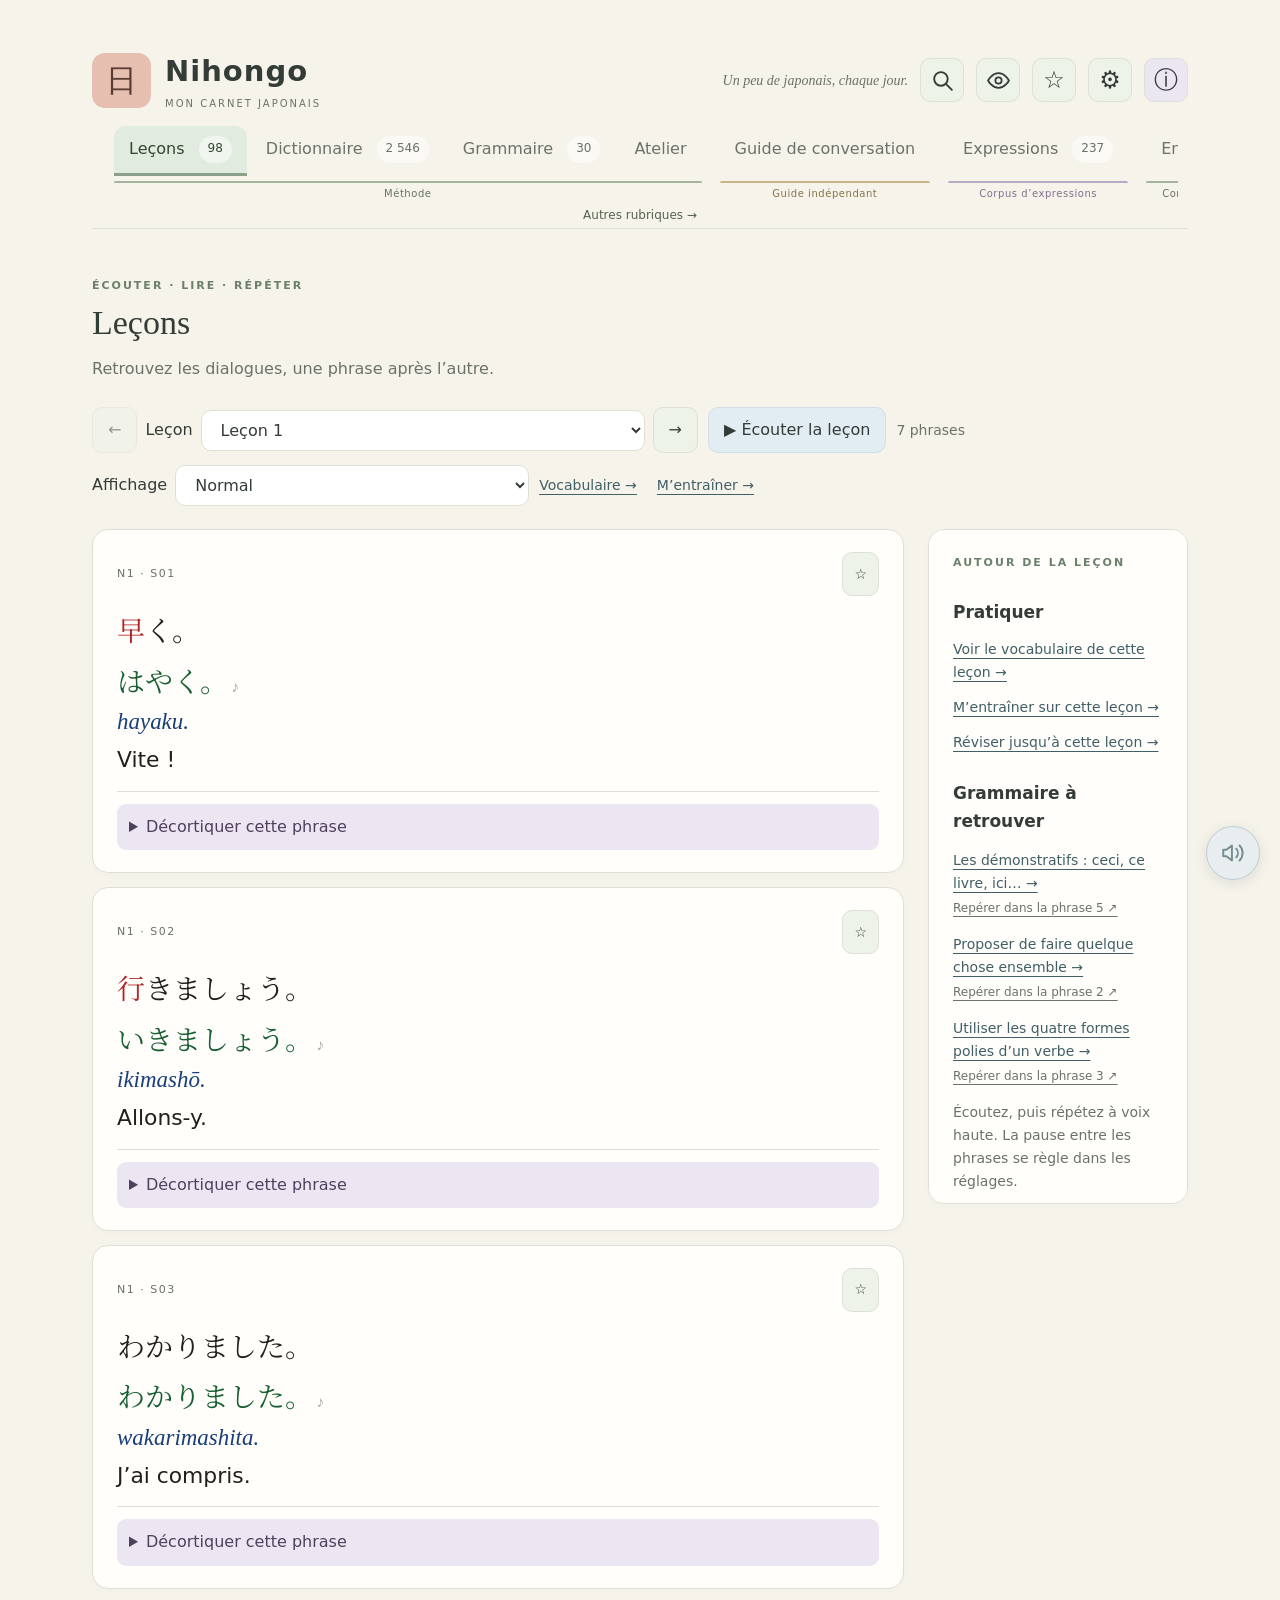
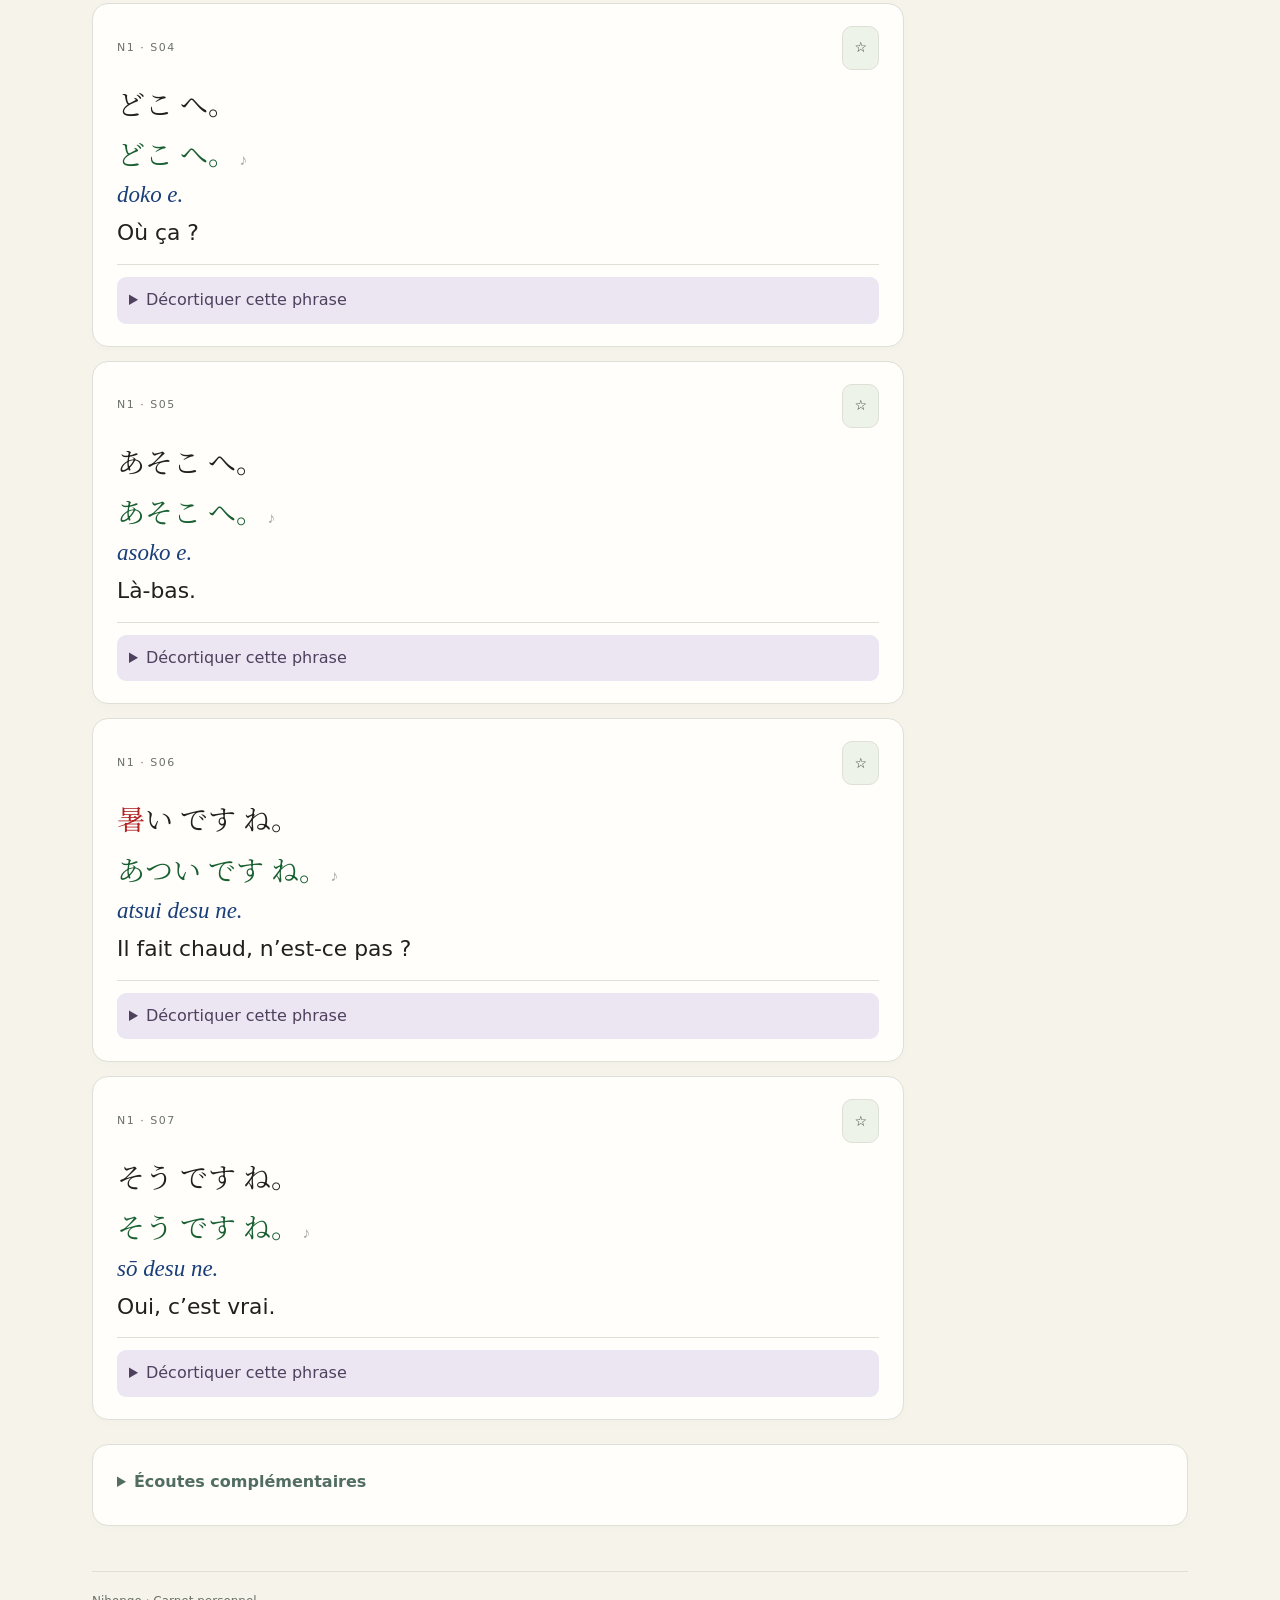
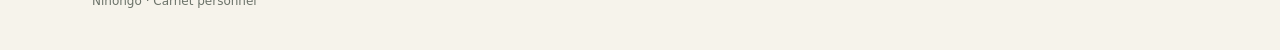
<file: index.html>
<!doctype html>
<html lang="fr"><head><meta charset="utf-8"><meta name="viewport" content="width=device-width, initial-scale=1"><meta name="theme-color" content="#f6f3eb"><title>Nihongo · Mon carnet japonais</title><link rel="preconnect" href="https://fonts.googleapis.com"><link rel="preconnect" href="https://fonts.gstatic.com" crossorigin><link href="https://fonts.googleapis.com/css2?family=M+PLUS+Rounded+1c:wght@400;500&family=Noto+Serif+JP:wght@400;500&display=swap" rel="stylesheet"><link rel="stylesheet" href="style.css?v=20261019-onglets-tablette"><script src="romaji.js?v=20261009-macrons" defer></script><script src="explications-romaji.js?v=20261017-expressions" defer></script><script src="decorticage-auto.js?v=20261003-sans-espaces" defer></script><script src="decorticage.js" defer></script><script src="particules.js?v=20260929-lieux" defer></script><script src="constructions.js?v=20261017-lot-c" defer></script><script src="atelier-engine.js?v=20261004-ecoute" defer></script><script src="phrase-generator.js?v=20261010-expressions" defer></script><script src="parcours-commander.js?v=20261017-lot-c" defer></script><script src="atelier.js?v=20261019-ordre-lecture" defer></script><script src="lesson-links.js" defer></script><script src="fondements.js?v=20261002-accordion" defer></script><script src="grammaire-tableau.js?v=20261016-aides" defer></script><script src="complements.js?v=20260928-synth" defer></script><script src="audio-local.js?v=20261018-conversations" defer></script><script src="guide-themes.js?v=20261007-expressions" defer></script><script src="guide-lexicon.js?v=20261001-stabilisation" defer></script><script src="guide.js?v=20261012-explications" defer></script><script src="expressions.js?v=20261017-lot-d-livraison" defer></script><link rel="stylesheet" href="conversations.css?v=20261019-emojis-agrandis"><script src="conversations.js?v=20261020-yuki-kana" defer></script><script src="app.js?v=20261019-ordre-lecture" defer></script><script src="navigation.js?v=20261019-onglets-tablette" defer></script><script src="project-info.js?v=20261008-synthese" defer></script><script src="corpus-search-engine.js?v=20261017-recherche" defer></script><script src="corpus-search.js?v=20261018-conversations" defer></script></head>
<body><div class="shell"><header class="masthead"><a class="brand" href="#quick-guide" aria-haspopup="dialog" aria-controls="quick-guide" aria-label="Nihongo — Guide rapide · 使い方" title="Guide rapide · 使い方"><span class="seal" aria-hidden="true">日</span><span><strong>Nihongo</strong><small>MON CARNET JAPONAIS</small></span></a><span class="tagline">Un peu de japonais, chaque jour.</span><button id="saved-toggle" class="header-icon" aria-label="Favoris" title="Favoris" aria-expanded="false" aria-controls="saved"><span aria-hidden="true">☆</span></button><button id="settings-toggle" class="header-icon" aria-label="Réglages" title="Réglages" aria-expanded="false" aria-controls="settings"><span aria-hidden="true">⚙</span></button><button id="info-toggle" class="header-icon" aria-label="Infos" title="Infos" type="button" aria-haspopup="dialog" aria-controls="project-info"><span aria-hidden="true">ⓘ</span></button></header>
<section id="saved" class="panel" hidden aria-label="Mes favoris"><h2>Mes favoris</h2><div id="saved-list" class="saved-list"></div></section>
<section id="settings" class="panel" hidden aria-label="Réglages de lecture"><div class="settings-grid"><label>Police japonaise<select id="font"><option value="serif">Serif · Noto Serif JP</option><option value="rounded">Arrondie · M PLUS Rounded 1c</option></select></label><label>Taille du japonais <output id="size-value"></output><input id="size" type="range" min="22" max="42" step="2"></label><label>Vitesse de lecture <output id="rate-value"></output><input id="rate" type="range" min="0.5" max="1.2" step="0.01"></label><div id="audio-mode-setting" class="audio-folder-setting"><label for="audio-mode">Lecture des phrases</label><select id="audio-mode"><option value="synthetic">Voix de synthèse</option><option value="recorded" disabled>Enregistrements réels</option></select><small id="audio-folder-help" class="muted"><strong>Lecture sur votre disque uniquement.</strong> Firefox peut demander d’« envoyer » le dossier : ce lecteur utilise les fichiers localement, sans les téléverser sur Internet ni sur GitHub.</small><button id="choose-audio-folder" type="button" aria-describedby="audio-folder-help">Choisir mon dossier audio</button><input id="audio-folder-input" type="file" webkitdirectory multiple hidden><small id="audio-mode-note" class="muted" role="status"></small><details id="audio-diagnostic"><summary>Diagnostic de sélection audio</summary><p class="muted">Informations locales uniquement. Aucun fichier envoyé. Version du diagnostic : 28 septembre · 1.</p><pre id="audio-diagnostic-report" role="status">Aucune sélection reçue pour cette visite.</pre></details></div><label>Voix japonaise<select id="voice"></select></label><label>Pause entre les phrases<select id="gap"><option value="500">Courte · ½ seconde</option><option value="2000">Pour répéter · 2 secondes</option><option value="4000">Pour répéter · 4 secondes</option></select></label></div><p class="muted">Réglages et favoris conservés sur cet appareil. La voix dépend des voix japonaises disponibles dans votre navigateur.</p></section>
<nav class="tabs" aria-label="Modules regroupés par source">
  <div class="source-group source-method" role="group" aria-label="Méthode : leçons et outils associés">
    <div class="source-links"><a href="#lecons" data-tab="lecons">Leçons <span>98</span></a><a href="#dictionnaire" data-tab="dictionnaire">Dictionnaire <span>2 546</span></a><a href="#grammaire" data-tab="grammaire">Grammaire <span>30</span></a><a href="#atelier" data-tab="atelier">Atelier</a></div>
    <small class="source-caption" aria-hidden="true">Méthode</small>
  </div>
  <div class="source-group source-guide" role="group" aria-label="Source indépendante : guide de conversation">
    <div class="source-links"><a href="#guide" data-tab="guide">Guide de conversation</a></div>
    <small class="source-caption" aria-hidden="true">Guide indépendant</small>
  </div>
  <div class="source-group source-expressions" role="group" aria-label="Source indépendante : corpus d’expressions">
    <div class="source-links"><a href="#expressions" data-tab="expressions">Expressions <span>237</span></a></div>
    <small class="source-caption" aria-hidden="true">Corpus d’expressions</small>
  </div>
  <div class="source-group source-conversations" role="group" aria-label="Corpus original : conversations entre amis"><div class="source-links"><a href="#conversations" data-tab="conversations">Entre amis</a></div><small class="source-caption" aria-hidden="true">Corpus original</small></div>
</nav>
<div class="reading-bar"><span>Afficher</span><label><input type="checkbox" id="show-kana"> Kana</label><label class="romaji-control"><input type="checkbox" id="show-romaji"> Romaji</label><label><input type="checkbox" id="show-fr"> Français</label><button id="stop-audio" class="audio" disabled hidden>■ Arrêter l’audio</button></div><p id="audio-status" class="status" role="status"></p>
<main id="main" tabindex="-1"><p class="panel">Chargement de votre carnet…</p></main><footer><span>Nihongo · Carnet personnel</span></footer></div><button id="pause-audio" class="floating-audio" type="button" aria-label="Mettre l’écoute en pause" aria-pressed="false" title="Mettre l’écoute en pause" disabled hidden><svg viewBox="0 0 24 24" width="26" height="26" aria-hidden="true" fill="none" stroke="currentColor" stroke-width="1.8" stroke-linecap="round" stroke-linejoin="round"><path d="M11 5 6 9H3v6h3l5 4Z"/><path d="M15 8a6 6 0 0 1 0 8M18 5a10 10 0 0 1 0 14"/><path class="audio-slash" d="m3 3 18 18"/></svg></button><dialog id="quick-guide" aria-labelledby="quick-guide-title">
  <div class="info-heading"><div><p class="mayuko-dedication" lang="ja">まゆこさんへ 🥰</p><h2 id="quick-guide-title"><span lang="ja">かんたんな使い方</span><br>Petit guide du site</h2></div><button id="quick-guide-close" type="button" autofocus><span lang="ja">閉じる</span> · Fermer ×</button></div>
  <div class="info-body">
    <p lang="ja">これは、私が日本語を勉強するために、AIに手伝ってもらいながら作っているサイトです。説明は主にフランス語ですが、日本語の会話や音声も楽しめます。</p>
    <p>C’est mon carnet pour apprendre le japonais, que je construis avec l’aide de l’IA. Les explications sont surtout en français, mais on peut aussi y découvrir des dialogues japonais et les écouter.</p>
    <section><h3><span lang="ja">1. レッスンを選ぶ</span> · Choisir une leçon</h3>
    <p lang="ja">小さい画面では「Rubriques」を押すと、サイトの各項目を選べます。「Leçons」でレッスンを選びます。選択欄が見えないときは「Commandes」を押してください。日本語、読み方、ローマ字、フランス語訳を見ながら、会話を読めます。</p>
    <p>Sur petit écran, ouvre « Rubriques » pour choisir une partie du site. Dans « Leçons », choisis une leçon. Si le sélecteur n’est pas visible, ouvre « Commandes ». Chaque dialogue propose le japonais, sa lecture, le romaji et la traduction française.</p></section>
    <section><h3><span lang="ja">2. 聞いてみる</span> · Écouter</h3>
    <p lang="ja">音符 ♪ のついた日本語の読み方を押すと、その文を聞けます。「Commandes」の「Écouter la leçon」では、レッスン全体を聞けます。</p>
    <p>Touche la lecture japonaise accompagnée de ♪ pour écouter une phrase. Dans « Commandes », « Écouter la leçon » permet d’écouter tout le dialogue.</p></section>
    <section><h3><span lang="ja">3. 表示を変える</span> · Adapter l’affichage</h3>
    <p lang="ja">上の目のマークで、かな・ローマ字・フランス語訳の表示を切り替えられます。設定ボタンでは、文字の大きさや読み上げの速さを変えられます。</p>
    <p>Le bouton en forme d’œil permet d’afficher ou de masquer les kana, le romaji et le français. Les réglages permettent de changer la taille du japonais et la vitesse de lecture.</p></section>
    <section><h3><span lang="ja">4. 調べる・理解する</span> · Chercher et comprendre</h3>
    <p lang="ja">「Dictionnaire」は辞書、「Grammaire」は文法、「Guide de conversation」は会話ガイドです。虫眼鏡のボタンでサイト内を検索できます。「Expressions」では、親しい人との日常会話やくだけた表現を学べます。「Décortiquer cette phrase」を開くと、単語や文の組み立ての説明が出ます。この自動分析はまだ不完全です。</p>
    <p>« Dictionnaire », « Grammaire » et « Guide de conversation » donnent accès aux mots, aux explications et au guide de conversation. « Expressions » réunit des phrases du quotidien entre proches et des réactions familières. La loupe recherche dans le site. « Décortiquer cette phrase » explique des mots et la construction ; cette analyse automatique reste imparfaite.</p></section>
    <section><h3><span lang="ja">5. 練習する・お気に入りに入れる</span> · Pratiquer et garder ses favoris</h3>
    <p lang="ja">「Atelier」では、レッスンを選んで単語や文法の練習ができます。星 ☆ を押すと、お気に入りに入れられます。上の星のボタンから、また開けます。</p>
    <p>Dans « Atelier », choisis les leçons à travailler pour pratiquer le vocabulaire et la grammaire. Touche ☆ pour garder un favori, puis retrouve-le avec le bouton étoile en haut.</p></section>
    <p class="quick-guide-ending" lang="ja">まゆこさん、よかったら気軽にのぞいてみてください 😊</p>
    <p>Mayuko, jette un petit coup d’œil quand tu en as envie 😊</p>
  </div>
</dialog>
<dialog id="project-info" aria-labelledby="project-info-title" aria-describedby="project-info-intro">
  <div class="info-heading"><div><span class="eyebrow">LE PROJET</span><h2 id="project-info-title">Nihongo · Mon carnet japonais</h2></div><button id="info-close" type="button" autofocus aria-label="Fermer les informations">Fermer ×</button></div>
  <div class="info-tabs" role="tablist" aria-label="Informations du carnet">
    <button type="button" id="info-tab-current" role="tab" aria-selected="true" aria-controls="info-panel-current" tabindex="0">Le carnet</button>
    <button type="button" id="info-tab-start" role="tab" aria-selected="false" aria-controls="info-panel-start" tabindex="-1">Bien démarrer</button>
    <button type="button" id="info-tab-history" role="tab" aria-selected="false" aria-controls="info-panel-history" tabindex="-1">Sous le capot</button>
  </div>
  <div class="info-body">
   <section id="info-panel-current" role="tabpanel" aria-labelledby="info-tab-current">
    <p id="project-info-intro">Un carnet personnel pour apprendre le japonais à son rythme : écouter, lire, comprendre puis s’entraîner, en gardant les aides dont on a besoin.</p>
    <section class="info-sources" aria-labelledby="info-sources-title">
      <h3 id="info-sources-title">Trois sources pour ce carnet</h3>
      <ul>
        <li><strong>Une méthode d’apprentissage du japonais :</strong> les phrases japonaises qui en ont été extraites ont servi à construire l’essentiel du corpus du site : leçons, dictionnaire, grammaire et exercices.</li>
        <li><strong>Un guide de conversation indépendant :</strong> ses textes, tableaux, mots et expressions sont réunis dans une rubrique distincte, <strong>Guide de conversation</strong>.</li>
        <li><strong>Un corpus éditorial d’expressions :</strong> 125 petites phrases du quotidien entre proches et 112 réactions ou tournures familières, réunies dans <strong>Expressions</strong>. Préparées et relues avec l’aide de l’IA, elles restent distinctes de la méthode et du Guide.</li>
      </ul>
    </section>
    <details id="info-figures"><summary>Le carnet en chiffres</summary>
    <div class="info-numbers" aria-label="Contenu du carnet"><span><strong>98</strong> leçons</span><span><strong>1 429</strong> phrases des leçons<br>(hors titres)</span><span><strong>2 546</strong> entrées du dictionnaire</span><span><strong>30</strong> fiches de grammaire</span><span><strong>51</strong> exercices de fiche</span><span><strong>113</strong> constructions grammaticales</span><span><strong>70</strong> exercices de particules</span><span><strong>72</strong> exercices du parcours pratique<br>6 situations · commander et compter</span><button type="button" id="info-audio-access" aria-expanded="false" aria-controls="info-audio-help"><strong>2 532</strong> pistes audio au total<small>Comment les écouter ?</small></button><span><strong>46</strong> chapitres du guide</span><span><strong>113</strong> tableaux du guide</span><span><strong>13</strong> situations et thèmes du Guide</span><span><strong>1 234</strong> entrées du vocabulaire et du lexique du Guide</span><span><strong>237</strong> expressions autonomes<br>125 Quotidien · 112 Familier &amp; dramas</span><span><strong>13 653</strong> éléments indexés<br>avant regroupement</span></div>
    <section id="info-audio-help" class="panel" aria-labelledby="info-audio-help-title" hidden>
      <h3 id="info-audio-help-title">Comment écouter les enregistrements ?</h3>
      <ol>
        <li>Fermez Infos, puis ouvrez <strong>Réglages (⚙)</strong>. Cliquez sur <strong>Choisir mon dossier audio</strong> et sélectionnez <strong>fichiers_audio_complet</strong>, avec ses sous-dossiers.</li>
        <li>Dans <strong>Leçons</strong>, touchez le texte vert accompagné de ♪ pour écouter une phrase. <strong>Écouter la leçon</strong> enchaîne les phrases.</li>
        <li>Pour les pistes T, ouvrez <strong>Écoutes complémentaires</strong> au bas de la leçon concernée, puis choisissez une piste ou une série Traduction / Dictée.</li>
      </ol>
      <p>Les <strong>98 fichiers N de leçon complète</strong> sont inclus dans le total du dossier, mais ne sont pas proposés directement dans le lecteur du site. Vous pouvez les ouvrir depuis le dossier dans votre lecteur audio habituel.</p>
      <p class="muted">Les fichiers restent sur votre appareil, sans envoi. Après rechargement, sélectionnez de nouveau le dossier.</p>
      <p class="audio-notice"><strong>Si vous ne possédez pas les enregistrements des locuteurs natifs sur votre disque, seule la voix de synthèse est disponible.</strong> Le site ne fournit pas ces enregistrements.</p>
    </section>
    <p class="muted">Les leçons contiennent 1 429 phrases et 97 titres. Le dossier audio complet réunit 2 532 pistes : 1 526 pistes S (phrases et titres), 908 pistes complémentaires T et 98 pistes N de leçon complète.</p>
    <p class="muted">Le vocabulaire et le lexique du Guide partagent les mêmes 1 234 entrées : 787 issues des tableaux et 447 entrées issues des 363 groupes d’expressions. Les 237 expressions autonomes constituent le troisième corpus. Le total de recherche compte des mots, phrases, explications et exercices ; ce n’est pas un nombre de phrases uniques.</p>
    </details>
    <p class="muted">Ouvrez les rubriques qui vous intéressent. Plusieurs peuvent rester ouvertes.</p>
    <details open><summary>1. Commencer et se repérer</summary>
      <p>Le carnet réunit les <strong>98 Leçons</strong>, le <strong>Guide de conversation</strong> et les <strong>Expressions</strong>, avec des corpus distincts.</p>
      <p>Un clic sur le <strong>logo Nihongo (日)</strong>, en haut à gauche, ouvre un petit mode d’emploi en japonais et en français, dédié à <span lang="ja">まゆこさんへ 🥰</span>. Les deux langues y restent visibles quels que soient vos réglages. Le bouton <strong>ⓘ</strong> ouvre ces informations détaillées.</p>
      <p>Choisissez une leçon, écoutez une phrase, puis relisez-la. Les aides <strong>Kana, Romaji et Français</strong> peuvent être affichées ou masquées indépendamment. Le romaji reste toujours disponible, y compris pendant les exercices.</p>
      <p>Les kana sont la lecture en caractères japonais ; le romaji la transcription en alphabet latin. Les kana verts sont cliquables pour écouter. Les kanji sont repérés en rouge ; « --- » évite de répéter une ligne identique aux kana dans les vues qui l’utilisent.</p>
      <p>La <strong>loupe — Rechercher</strong> reste visible dans la barre du haut et ouvre la recherche globale, décrite dans la rubrique suivante. Le bouton <strong>œil — Affichage</strong> ouvre les cases Kana, Romaji et Français. Les trois icônes suivantes donnent accès aux <strong>favoris ☆</strong>, aux <strong>réglages ⚙</strong> et à ces <strong>informations ⓘ</strong>. Dans <strong>Réglages</strong>, adaptez la police et la taille du japonais, la voix de synthèse, la vitesse et le temps de pause. Les étoiles permettent de retrouver vos favoris.</p><p>Dans les leçons, les raccourcis <strong>Vocabulaire</strong> et <strong>M’entraîner</strong>, près du sélecteur, ouvrent directement les contenus de la leçon choisie.</p><p>La navigation reste visible pendant le défilement. <strong>Commandes</strong> ouvre les menus et filtres de la vue actuelle sans remonter la page ; ce bouton apparaît seulement lorsque des commandes de la page sont remontées hors de vue. Sur petit écran, <strong>Rubriques</strong> présente les six modules ensemble. Après avoir suivi un lien interne, la flèche de retour dans cette barre fixe vous ramène à votre point de départ, avec la position de lecture et les rubriques ouvertes. Vous pouvez remonter plusieurs étapes. Choisir une autre rubrique principale commence un nouveau parcours.</p>
    </details>
    <details><summary>2. Rechercher dans tout le carnet</summary>
      <p>La <strong>loupe</strong> donne accès à tout le contenu pédagogique : leçons, mots et exemples du dictionnaire, grammaire, Guide, Expressions, compléments, exercices de l’atelier et décorticage. La documentation du projet est exclue. Vous pouvez aussi explorer les contenus sans saisir de mot.</p>
      <p>Le champ de recherche et les résultats sont visibles dès l’ouverture. <strong>Affiner la recherche</strong> déplie les modes, sources, filtres et aides de lecture. Les critères actifs restent visibles au-dessus des résultats lorsque ce panneau est replié ; leur croix permet de les retirer. Les résultats s’actualisent pendant la saisie. Trois modes sont disponibles :</p>
      <ul><li><strong>Large · tous les mots :</strong> combine les termes saisis et reconnaît les débuts de mots. Essayez <strong>gare</strong>, <strong>restaurant addition</strong> ou <strong>N14</strong> pour les contenus rattachés à cette leçon.</li><li><strong>Expression exacte :</strong> retrouve une expression telle que <strong>s’il vous plaît</strong>. Les guillemets permettent aussi de rechercher une expression dans le mode Large.</li><li><strong>Par notion :</strong> élargit la recherche avec des associations choisies et les correspondances du dictionnaire. Essayez <strong>destination</strong> ou <strong>manger</strong>. Les résultats élargis portent la mention « Rapprochement suggéré par notion » ; ils demandent une lecture du contexte.</li></ul>
      <p>Les accents, les variantes <strong>ō/ou</strong> et les correspondances hiragana/katakana sont pris en compte. Les kana voisés restent distincts, par exemple <strong>か</strong> et <strong>が</strong>. Chercher une particule retrouve des occurrences ; son rôle se vérifie dans les explications et le contexte.</p>
      <p>Les boutons de <strong>source</strong> et le menu <strong>Contenu</strong> affichent les nombres de résultats. <strong>Affiner la recherche</strong> permet aussi de choisir la langue, une leçon, une plage ou les leçons jusqu’à un niveau choisi, une catégorie, un chapitre ou un thème du Guide. Le périmètre par leçon exige que toutes les leçons associées soient incluses ; pour le Guide, utilisez les chapitres et les thèmes. Vous pouvez limiter la liste à vos <strong>favoris</strong>, retirer un filtre avec sa croix ou choisir <strong>Tout réinitialiser</strong>.</p>
      <p>Chaque résultat indique sa provenance, un extrait et les correspondances surlignées. <strong>Voir le contexte complet</strong> déplie le passage ; les groupes bilingues et les tableaux du Guide gardent leur organisation. Les occurrences identiques des leçons et des exemples sont regroupées avec leurs autres accès. Les aides <strong>Kana, Romaji et Français</strong> partagent les réglages du carnet.</p>
      <p><strong>Écouter</strong> lit l’extrait japonais disponible ; l’étoile l’ajoute aux favoris. Les <strong>corrections et traductions des choix</strong> peuvent être trouvées, mais restent masquées jusqu’à leur révélation. <strong>Ouvrir le passage</strong> permet de consulter la source ; les exercices trouvés ont aussi une vue de consultation. Le retour contextuel ou <strong>← Recherche</strong> retrouve votre recherche, ses filtres et les éléments ouverts pendant la visite.</p>
      <p>La recherche rassemble actuellement <strong>13 653 éléments avant regroupement des doublons</strong> : ce nombre comprend des mots, exemples, explications et exercices, et ne représente pas un nombre de phrases uniques. La rubrique <strong>Couverture du corpus</strong> détaille les sources. La recherche et les rapprochements se font sur votre appareil. Si une source manque au chargement, un message le signale et propose <strong>Réessayer</strong>.</p>
    </details>
    <details><summary>3. Les Leçons et le décorticage</summary>
      <p>Les dialogues se lisent phrase par phrase. Vous pouvez écouter une phrase ou toute la leçon, avec une pause pour répéter. Le bouton audio fixe, en bas à droite, permet de suspendre et reprendre l’écoute pendant le défilement.</p>
      <p>Le sélecteur de leçon propose aussi une <strong>Plage de leçons</strong>, avec deux bornes incluses. Le menu <strong>Affichage</strong> propose <strong>Normal</strong>, <strong>Compact · sans décorticage</strong> et <strong>Liste compressée · toutes les phrases</strong>. Cette liste continue conserve l’ordre des leçons, l’écoute et les favoris ; son choix est mémorisé sur cet appareil.</p>
      <p><strong>Décortiquer</strong> aide à comprendre l’ordre japonais : construction, lecture littérale indicative, puis tableau des éléments, lectures, sens et rôles. Quand les lectures correspondent, les crochets du romaji reprennent les repères entre crochets de la lecture française. Les flèches ouvrent les précisions ; les liens vers le dictionnaire permettent d’explorer les mots.</p>
      <p>Le décorticage repose sur le dictionnaire et des règles locales, sans appel à une IA pendant l’utilisation. Il reconnaît notamment les heures, les salutations, les présentations, certaines demandes et formes verbales, dont « essayer de faire ». Il précise certains rôles selon le contexte : destinataire d’un appel, accompagnement, moment, prix d’achat ou sujet d’un livre. Il regroupe aussi certaines négations et demandes polies, et peut analyser séparément les phrases d’une même réplique. Le découpage utilise aussi les lectures kana lorsque le japonais est écrit sans espaces. Une phrase peut être décortiquée sans préparation individuelle : les relations établies localement sont expliquées même lorsque les autres restent à préciser. Les graphies suspectes sont conservées et signalées lorsqu’une correspondance est utilisée. La majorité des phrases reste <strong>partielle</strong> : reconnaître les mots ne garantit pas une analyse complète de la phrase.</p>
      <p><strong>Autour de la leçon</strong> donne accès au vocabulaire, aux fiches de grammaire liées et à l’atelier. Sur écran large, ce panneau défile indépendamment si nécessaire ; sur petit écran, il se trouve sous les phrases. Les liens grammaticaux sont des repères, pas un inventaire exhaustif.</p>
    </details>
    <details><summary>4. Le dictionnaire et la grammaire</summary>
      <p><strong>Dictionnaire :</strong> recherchez en japonais, en romaji ou en français. Combinez la recherche avec une leçon, une plage de leçons, une catégorie grammaticale ou vos favoris. Le mode compressé présente des rangées compactes ; vous pouvez retrouver les grandes cartes en le désactivant.</p>
      <p>Les exemples renvoient aux phrases des leçons. Les retours au dictionnaire ou au décorticage permettent de retrouver votre position et les éléments ouverts pendant la visite.</p>
      <p><strong>Les fondements du japonais :</strong> un manuel de référence avec un chapeau dépliable sur les particularités de la langue et dix chapitres : phrases, noms, particules, verbes, temps, adjectifs, questions, liaisons, intentions et nuances. Il comprend 55 citations des leçons, avec lecture, traduction, écoute et retour à la phrase source.</p>
      <p>Dans <strong>Parcours du manuel</strong>, cliquez sur le titre d’un chapitre pour le déplier ou le replier sur place. Plusieurs chapitres peuvent rester ouverts. Les liens directs et les résultats de recherche ouvrent automatiquement le chapitre concerné ; le retour depuis une leçon conserve les ouvertures pendant la visite. Le chapeau et les approfondissements se déplient séparément.</p>
      <p>Les en-têtes de chapitre ont un <strong>fond lavande</strong> et un titre violet foncé de la même taille que « Parcours du manuel ». Les termes japonais des titres sont accompagnés de leur romaji entre parenthèses. Les exemples créés sont signalés ; les références de l’université TUFS et de la Fondation du Japon sont accessibles au fil du texte.</p>
      <p>« Les fondements du japonais » donne une vue d’ensemble de la langue. Les fiches sont ensuite regroupées en huit rubriques dépliables séparément ; <strong>Construire une phrase simple</strong> est ouverte au départ. La rubrique <strong>Particules</strong> propose le tableau comparatif avant ses dix fiches détaillées. Les rubriques ouvertes sont conservées au retour d’une fiche ou du tableau.</p>
      <p><strong>Les fiches de grammaire :</strong> les 30 fiches commencent par une courte explication visible, puis un tableau de synthèse et des repères courts. Elles proposent 51 exercices corrigés ; le tableau transversal compare 23 usages de particules. Exemples, nuances et ressources complètent la lecture. Deux ensembles facilitent les comparaisons : les démonstratifs et le tableau transversal des particules.</p>
    </details>
    <details><summary>5. Le Guide de conversation</summary>
      <p><strong>Mise à jour du 11 octobre :</strong> en-têtes explicites, japonais/prononciation/français séparés, petites explications ⓘ et notes numérotées ouvrables à proximité. Les marqueurs de note ne sont pas lus par la synthèse. Revue globale appliquée : phrases à choix détaillées, 11 dialogues et 5 séquences conservés avec une écoute par phrase, corrections ciblées et repères sur les passages ambigus ou datés. Vocabulaire et Lexique proposent maintenant 1 234 entrées.</p>
      <p>Les trois lots de correction ergonomique sont terminés dans le périmètre audité. Cela ne constitue pas une relecture intégrale des 46 chapitres : quelques anomalies d’extraction ou associations ambiguës peuvent subsister. Les sources originales, liens et favoris sont conservés.</p>
      <p>La rubrique « À propos du guide et des lectures » présente simplement le guide et ses aides de lecture et d’écoute. Les informations pratiques et historiques peuvent ne plus être à jour.</p>
      <p>L’onglet <strong>Guide de conversation</strong> propose une lecture indépendante des leçons : ses textes ne sont pas mélangés au dictionnaire ni aux exercices de l’atelier.</p>
      <ul><li><strong>Conversation :</strong> 15 chapitres pour les situations du quotidien.</li><li><strong>Les indispensables :</strong> 5 chapitres de repères pratiques.</li><li><strong>Initiation :</strong> 21 mini-leçons pour découvrir la langue.</li><li><strong>Introduction :</strong> 5 chapitres pour prendre ses repères dans le guide.</li></ul>
      <p>Le Guide s’ouvre sur <strong>Chapitres</strong>. Cinq accès restent visibles : <strong>Chapitres</strong>, <strong>Situations et thèmes</strong>, <strong>Vocabulaire</strong>, <strong>Tableaux</strong> et <strong>Lexique A–Z</strong>. Les quatre rubriques de Chapitres sont dépliées par défaut et peuvent se replier séparément : Introduction, Initiation, Conversation, Les indispensables. La recherche et les filtres s’adaptent à la vue choisie ; le retour depuis un passage conserve vos choix.</p>
      <p>Choisissez un chapitre, puis dépliez ses rubriques. La recherche dédiée retrouve les passages du guide ; un résultat ouvre la rubrique correspondante et met le passage en évidence. Les liens en bas permettent de passer au chapitre précédent ou suivant.</p>
      <p>L’accès <strong>Tableaux</strong> réunit les 113 tableaux : recherchez dans leur contenu, filtrez par catégorie et dépliez-les sur place. « Voir dans le chapitre » retrouve le contexte ; la flèche de retour conserve votre liste et le tableau ouvert. La recherche distingue tableaux, expressions et explications, affiche leur chemin et met les mots trouvés en évidence. Sur ordinateur, les tableaux conservent leurs colonnes comparatives. Sur téléphone, les tableaux concernés se présentent en cartes par ligne, avec les intitulés rappelés ; les autres restent défilants si nécessaire.</p>
      <p>Les expressions entièrement japonaises sont cliquables pour écouter la <strong>voix de synthèse</strong>, sans dossier audio. Le réglage <strong>Romaji</strong> affiche ou masque la prononciation ; <strong>Français</strong> commande les traductions repérées. Les explications restent lisibles. Le guide ne fournit pas de ligne de kana distincte.</p>
      <p>L’accès <strong>Vocabulaire</strong> rassemble les mots et expressions des listes structurées, avec catégories, sous-catégories et recherche. Cliquez sur le japonais pour écouter ; les aides Romaji et Français s’appliquent. « Voir dans le guide » ouvre le passage source ; le retour conserve vos filtres. Cette sélection reste indépendante du dictionnaire des leçons et ne couvre pas tous les mots du livre.</p>
      <p><strong>Lexique :</strong> 1 234 mots et expressions, en français → japonais (ordre alphabétique français) ou japonais → français (ordre alphabétique de la prononciation du Guide). Lettres A–Z, recherche, filtre par catégorie, écoute, favoris communs et retour au passage d’origine. La recherche porte sur le français dans le premier sens, sur le japonais et la prononciation dans le second. Les conventions de transcription du Guide sont conservées ; quelques erreurs repérées ont été corrigées.</p><p>Vocabulaire et Lexique comprennent les 787 entrées des tableaux et 447 entrées issues des 363 groupes d’expressions du Guide, avec leurs lectures et favoris communs. L’accès <strong>Situations et thèmes</strong> regroupe les contenus en 13 situations et sujets : contacts, présentation, rencontres, repas, transports, orientation, logement, achats, temps et météo, sorties, aide et santé, services et travail, japonais. La recherche filtre les thèmes et leurs contenus ; chaque lien retrouve le contexte du Guide.</p><p>Les expressions structurées réunissent français, japonais et prononciation, avec une étoile commune et une écoute par phrase pour les groupes détaillés. Les anciens favoris de leurs différentes lignes retrouvent cette expression complète. Une étoile conserve une expression, une ligne de tableau, un tableau entier ou une explication. Retrouvez ces éléments dans Favoris → Guide, avec un aperçu et un retour au texte original. Ils sont conservés dans ce navigateur sur cet appareil.</p><p>Le texte et la transcription suivent la source de 2013, avec des adaptations éditoriales ciblées et des notes de contexte : les conventions de prononciation peuvent donc différer de celles des leçons. Il ne s’agit pas d’une nouvelle traduction.</p>
    </details>
    <details><summary>Conversations entre amis</summary><p><a href="#conversations">Conversations entre amis</a> propose quatre situations : Prendre des nouvelles, Le ryokan de Takayama, On avait prévu une promenade, mais… et Plume, tu nous donnes ta recette ? 400 entrées, trois niveaux, 44 branches et 29 points de clarification, à deux ou trois interlocuteurs. Relecture linguistique par ChatGPT (IA), sans revue native. Rubrique intégrée après validation de CilMac. Japonais en premier, kanji rouges, kana espacés, aides indépendantes et réglage global via Affichage. Ordre de lecture harmonisé : japonais, kana, romaji, français ; le japonais identique aux kana reste intégral. Les kana sont cliquables pour écouter. « 📖 Vocabulaire identifié » présente les lectures et définitions du dictionnaire. « 🌸 À comprendre » propose 97 explications grammaticales avec surlignage temporaire des passages étudiés. Recommencer conserve les aides ; la répétition lente utilise une vitesse temporaire. Pas de nouveaux favoris ni d’indexation globale.</p></details>
    <details><summary>6. Expressions · quotidien et familier</summary>
      <p>Une collection autonome de <strong>237 expressions</strong> : <strong>Quotidien</strong> (125 phrases, surtout entre proches) et <strong>Familier &amp; dramas</strong> (112 réactions et tournures à comprendre en contexte). Ces deux entrées ne correspondent pas à deux niveaux de politesse. Le corpus reste distinct du Dictionnaire et du Guide. Dans l’Atelier, « Explorer librement → Expressions du quotidien » compose 36 variantes autour de 12 expressions sélectionnées.</p>
      <p><strong>Enrichissement du 17 octobre 2026 :</strong> 47 expressions ajoutées avec leurs contextes et précautions. Les recherches « relax » et « cool » retrouvent des expressions pour se détendre, prendre son temps ou exprimer une appréciation, selon la situation.</p>
      <p><strong>Parcours de consultation :</strong> le retour retrouve les résultats ou les favoris d’origine. « Toutes les expressions » ouvre la collection complète. Un extrait surligné indique les correspondances dans les notes. Chaque carte Expressions dispose d’un unique bouton ▶, accessible même lorsque les kana sont masqués.</p>
      <p><strong>Petits écrans :</strong> la rubrique active reste visible après un changement de largeur. Des repères signalent les rubriques ou tableaux à faire défiler. Les fenêtres Recherche et Commandes gardent une fermeture accessible avec des en-têtes plus compacts sur téléphone.</p>
      <p>Recherchez en japonais, kana, romaji, français ou par situation ; combinez une catégorie et vos favoris. Les expressions sont aussi accessibles par la loupe, sous leur propre provenance. Les étoiles retrouvent l’entrée dans <strong>Favoris → Expressions</strong>.</p>
      <p>Les commandes Kana, Romaji et Français habituelles restent disponibles. La transcription conserve les voyelles longues des fichiers, comme <em>koohii</em> et <em>kyou</em>. Le registre et les précautions restent visibles ; <strong>Contexte et nuance</strong> déplie les explications. Aucune échelle chiffrée d’intensité n’est affichée.</p>
      <p>Les kana cliquables et le bouton ▶ lisent le japonais en <strong>synthèse vocale</strong>. Aucun enregistrement de drama n’est fourni ; la synthèse ne garantit pas l’intonation expressive. Les collections ont fait l’objet d’une relecture éditoriale assistée par IA, sans certification linguistique indépendante. Les originaux sont conservés et les corrections documentées.</p>
      <p>Si une collection ne se charge pas, un message propose de réessayer. L’autre collection et les autres résultats de recherche restent accessibles.</p>
    </details>
    <details><summary>7. L’atelier d’entraînement</summary>
      <p>Choisissez l’activité, le périmètre — une leçon, tout jusqu’à une leçon, ou une plage — puis une séance de <strong>5, 10 ou 20 questions</strong>. La séance est plus courte si le contenu disponible ne suffit pas. « Voir le contenu à réviser » montre les éléments disponibles.</p>
      <p><strong>Comprendre des phrases composées au hasard :</strong> deux activités distinctes. <strong>Réviser mes leçons</strong> compose des variantes avec les constructions et les mots rattachés au cours, jusqu’à la leçon choisie (316 variantes disponibles au terme du cours). <strong>Explorer librement</strong> propose le répertoire général (54 modèles, 1 638 phrases ou échanges) et <strong>Expressions du quotidien</strong> (12 situations, 36 variantes). Le vocabulaire peut être nouveau. Dans les scènes d’Expressions, les interlocuteurs et le registre sont visibles dès le départ ; l’explication renvoie à la source et signale les adaptations polies. « Autre phrase, même construction » conserve le modèle ; « Nouvelle phrase libre » ou « Autre construction du cours » relance le choix du modèle. L’icône ⓘ explique le principe et les données. Indice et traduction restent masqués au départ ; écoute par synthèse et aucun score. Ces phrases composées ne sont pas indexées dans la recherche globale.</p>
      <ul><li><strong>Écouter et comprendre :</strong> écoutez une réplique du cours avec le texte masqué, puis affichez séparément le japonais, les kana, le romaji et la traduction. Les aides restent disponibles dès le début, indépendamment du menu œil. Réécoutez et répétez à votre rythme ; pause, reprise et arrêt sont disponibles. Les enregistrements locaux sont utilisés si ce mode est sélectionné et le fichier accessible ; sinon, la synthèse prend le relais. Séances de 5, 10 ou 20 répliques dans les leçons choisies, sans score. Un lien ramène au contexte du dialogue.</li><li><strong>Réviser les mots :</strong> cherchez le sens, révélez la réponse, puis indiquez « Je savais » ou « À revoir ».</li><li><strong>Parcours pratique : commander et compter :</strong> six situations expliquées, 40 phrases repères, six dialogues et 72 exercices supplémentaires. <a href="#atelier/pratique">Ouvrir le parcours</a>. Les nouveautés sont enseignées sur place ; elles ne sont pas ajoutées aux révisions limitées aux leçons étudiées.</li><li><strong>Construire une phrase :</strong> 113 exercices créés : 23 choix de phrases, 30 transformations, 44 remises en ordre, 4 liaisons raison/conséquence et 12 mini-dialogues. La leçon 25 dispose de 14 exercices sur les formes ordinaires, l’intention, l’opinion et l’impression. Les 14 exercices de la leçon 26 travaillent le but du déplacement, la capacité, le changement, l’intention passée et les propositions ; la fiche sur le but est complétée, et deux fiches expliquent capacité et changement. Les passages d’appui doivent tous appartenir aux leçons choisies. Le choix « Repas et sortie » isole dix remises en ordre, toutes disponibles avec « Depuis la première » jusqu’à la leçon 19. Les groupes gardent leurs particules ; les ordres alternatifs prévus sont acceptés. Le choix « Commander et compter » ajoute douze exercices, expliqués dans G30 : trois accessibles en cumul à N27, cinq à N44, dix à N56 et les douze à N59. Choisissez « Depuis la première » jusqu’à la leçon 59 pour accéder aux 113 constructions ; « Une seule leçon » puis 26 conserve les 14 exercices de cette leçon. Kana et romaji restent disponibles, les traductions des réponses apparaissent à la correction, avec un lien vers les fiches.</li><li><strong>Reconnaître les formes verbales :</strong> reconnaissez les formes polies rencontrées dans le périmètre choisi.</li><li><strong>Choisir les particules :</strong> repérez un rôle, complétez une phrase ou comparez des exemples. L’ensemble comprend 70 exercices sur des phrases des leçons 3 à 23, avec les contextes nécessaires : rôles, départ et limite, listes, « aussi », heure et durée, choix avec にします, but du déplacement et personne à qui téléphoner, thème avec は (wa) et emplois de が (ga), lieu de résidence et lieu d’événement, chemin parcouru avec を, transport et accompagnement, départ et raison avec から.</li></ul>
      <p>Les corrections donnent accès aux phrases sources. Le mélange porte sur le vocabulaire et les formes verbales ; les particules et les constructions grammaticales se choisissent séparément. Le bilan de séance aide à repérer les éléments à reprendre ; l’autoévaluation du vocabulaire n’est pas une mesure objective du niveau.</p>
    </details>
    <details><summary>8. Les écoutes complémentaires</summary>
      <p>Au bas des leçons concernées, un volet réunit les pistes <strong>Traduction</strong> et, lorsqu’elles existent, <strong>Dictée</strong>. Les 908 pistes couvrent 84 leçons : 418 phrases de traduction, 371 éléments de dictée et 119 consignes.</p>
      <p>Écoutez une piste ou toute une série. <strong>Voir le texte</strong> révèle son contenu ; le passage à une autre piste le masque de nouveau. <strong>Toujours afficher le texte</strong> permet de lire au fil de l’écoute. Les réglages de lecture s’appliquent aussi ici et les kana relancent la lecture avec la voix choisie. Aucun dossier audio n’est nécessaire pour utiliser la synthèse.</p>
      <p>Pour une dictée, écoutez puis essayez d’écrire sur papier avant de révéler le texte. Aucun mode supplémentaire ni correction automatique n’est nécessaire : vous pouvez aussi simplement écouter et répéter.</p>
      <p>Les phrases japonaises proviennent du texte intégré aux MP3. Les dictées fournissaient du romaji : leur écriture en kana a été reconstituée sans inventer de kanji. Les mots isolés peuvent avoir plusieurs sens ; les réserves sont conservées, notamment sous <strong>À vérifier</strong>.</p>
    </details>
    <details><summary>9. Les voix et les fichiers audio</summary>
      <p><strong>Voix de synthèse :</strong> le navigateur lit le japonais avec les voix disponibles sur votre appareil. Ce mode sert aussi au guide, aux mots du dictionnaire et aux exercices dont la phrase a été modifiée.</p>
      <p class="audio-notice"><strong>Si vous ne possédez pas les enregistrements des locuteurs natifs sur votre disque, seule la voix de synthèse est disponible.</strong> Le site ne fournit pas ces enregistrements.</p>
      <p><strong>Enregistrements des locuteurs natifs :</strong> pour les utiliser, dans Réglages, cliquez sur « Choisir mon dossier audio » et sélectionnez <strong>fichiers_audio_complet</strong>, contenant les sous-dossiers des leçons. Une sélection valide active les phrases enregistrées et les compléments.</p>
      <p>Depuis le site GitHub, les fichiers sélectionnés sont lus sur votre appareil : ils ne sont pas téléversés. Firefox peut employer le mot « Envoyer » dans sa confirmation native. Il faut <strong>resélectionner le dossier après rechargement ou fermeture de la page</strong>.</p>
      <p>Si une phrase enregistrée manque ou échoue, la synthèse peut prendre le relais. Les écoutes complémentaires suivent aussi le mode choisi : synthèse sans dossier, ou MP3 disponibles avec repli sur la synthèse. L’accès aux enregistrements depuis iOS reste à vérifier ; son fonctionnement n’est pas garanti à ce stade.</p>
    </details>
    <details><summary>10. Ce qui est conservé sur votre appareil</summary>
      <p><strong>Après fermeture :</strong> les réglages, les favoris et la dernière leçon sont conservés dans ce navigateur, si son stockage est disponible. Ils ne sont pas synchronisés avec vos autres appareils. Effacer les données du site peut les supprimer.</p>
      <p><strong>Pendant la visite seulement :</strong> les fichiers audio sélectionnés, la séance d’atelier, la progression des six étapes du parcours pratique, la recherche globale avec ses filtres et les positions de retour aux listes. La séance d’atelier survit à un changement de module, mais pas à un rechargement. Changer ses paramètres prépare la prochaine séance. « Continuer ma séance » retrouve la séance active ; une confirmation protège le remplacement d’une séance utilisée et non terminée.</p>
      <p>Le carnet fonctionne sans compte. Les polices sont chargées depuis Google Fonts lorsque la connexion le permet, avec une police de remplacement sinon. La sauvegarde par export/import et le suivi durable des difficultés restent à développer.</p>
    </details>
    <details><summary>11. Origine, fiabilité et suite du projet</summary>
      <p>Nihongo est un projet personnel de CilMac, développé avec l’aide de l’IA autour de son corpus d’apprentissage : les Leçons, le Guide de conversation et les Expressions. Le carnet rassemble les leçons, le vocabulaire, des fiches grammaticales, le guide de conversation et les enregistrements disponibles sur son appareil.</p>
      <p>Les lectures et les traductions ont été préparées et relues, mais ne constituent pas une validation éditoriale indépendante. Le japonais source est conservé ; certaines coquilles sont interprétées pour la lecture et signalées. Les compléments n’ont pas tous été vérifiés à l’écoute. Le sens des mots doit rester distinct de la traduction naturelle d’une réplique.</p>
      <p>Les sources pédagogiques sont accessibles dans le manuel, les fiches et les corrections concernées. Les limites du décorticage et les ambiguïtés sont indiquées pour éviter de donner une certitude trompeuse.</p>
      <p>Les prochaines étapes sont choisies au fil de l’usage. Le décorticage peut rester partiel : la priorité est de corriger les erreurs gênantes, sans chercher à tout expliquer. La sauvegarde et le suivi durable des difficultés restent des pistes pour plus tard.</p>
    </details>
    <details id="secret-travel"><summary>12. Nos bottes secrètes au Japon 😁</summary>
      <p>Ces anecdotes personnelles restent accessibles ici, dans Infos. Le lien qui figurait au pied de la page a été retiré.</p>
      <p>Pendant notre voyage au Japon, nous avions chacun notre <strong>botte secrète</strong> pour engager la conversation avec les Japonais. 😁</p>
      <div class="travel-secrets">
        <article class="travel-secret"><h3>CilMac</h3>
          <p class="travel-japanese" lang="ja">🇯🇵 日本と日本人と日本酒が好きです。</p>
          <p><strong>Kana :</strong> <span lang="ja">にほん と にほんじん と にほんしゅ が すきです。</span></p>
          <p><strong>Romaji :</strong> <em>Nihon to nihonjin to nihonshu ga suki desu.</em></p>
          <p>🇫🇷 <strong>J’aime le Japon, les Japonais et le saké.</strong> 🍶</p>
          <button type="button" class="travel-listen" data-speak="にほんとにほんじんとにほんしゅがすきです。" aria-label="Écouter la phrase de CilMac">▶ Écouter</button>
        </article>
        <article class="travel-secret"><h3>Plume</h3>
          <p class="travel-japanese" lang="ja">🇯🇵 トイレはどこですか？</p>
          <p><strong>Kana :</strong> <span lang="ja">トイレ は どこ ですか？</span></p>
          <p><strong>Romaji :</strong> <em>Toire wa doko desu ka?</em></p>
          <p>🇫🇷 <strong>Où sont les toilettes ?</strong> 🚻</p>
          <button type="button" class="travel-listen" data-speak="トイレはどこですか？" aria-label="Écouter la phrase de Plume">▶ Écouter</button>
        </article>
      </div>
      <p>Deux techniques différentes… mais toutes les deux remarquablement efficaces pour entrer en contact avec les Japonais ! 😁</p>
    </details>
   </section>
   <section id="info-panel-start" role="tabpanel" aria-labelledby="info-tab-start" hidden>
    <h3>Votre première visite</h3>
    <p>Pas besoin de tout explorer aujourd’hui. Quelques phrases et une écoute attentive suffisent pour commencer.</p>
    <ol class="info-start-steps">
     <li><strong>Choisissez votre porte d’entrée.</strong> Dans <a href="#lecons">Leçons</a>, suivez le cours à votre rythme. Pour préparer une situation concrète, ouvrez le <a href="#guide">Guide de conversation</a>. Pour découvrir de petites phrases courantes, essayez <a href="#expressions">Expressions</a> et lisez leurs indications de registre.</li>
     <li><strong>Écoutez, puis relisez.</strong> Touchez la lecture verte accompagnée de ♪. La voix de synthèse fonctionne sans dossier audio ; vos enregistrements personnels peuvent être sélectionnés dans Réglages.</li>
     <li><strong>Gardez les aides utiles.</strong> Le bouton œil règle les kana (lecture japonaise), le romaji (alphabet latin) et le français. Vous pouvez les masquer séparément ; le romaji reste disponible.</li>
     <li><strong>Comprenez une petite chose à la fois.</strong> Ouvrez le décorticage d’une phrase ou une fiche de <a href="#grammaire">Grammaire</a>. La loupe retrouve un mot ou une notion dans le carnet.</li>
     <li><strong>Essayez l’<a href="#atelier">Atelier</a>.</strong> Écoutez sans lire, travaillez les particules ou construisez une phrase. Le <a href="#atelier/pratique">parcours pratique Commander et compter</a> propose six situations expliquées et 72 exercices, indépendamment de votre leçon. « Phrases au hasard » distingue révision des leçons et exploration libre avec un répertoire enrichi.</li>
    </ol>
    <h3>Trois repères pour revenir facilement</h3>
    <ul><li><strong>☆ Favoris :</strong> gardez les passages à retrouver.</li><li><strong>La flèche de retour :</strong> retrouvez le passage que vous venez de quitter.</li><li><strong>Commandes :</strong> ce raccourci apparaît quand les filtres et réglages de la page sont remontés hors de vue. Sur petit écran, « Rubriques » ouvre les six grandes parties.</li></ul>
    <p class="muted">Les réglages et favoris restent dans ce navigateur. Une séance d’Atelier reste disponible pendant la visite, mais un rechargement l’efface. Les fichiers audio sélectionnés restent sur votre appareil.</p>
   </section>
   <section id="info-panel-history" role="tabpanel" aria-labelledby="info-tab-history" hidden>
    <h3>Sous le capot</h3>
    <p>Le carnet est une application Web qui associe des corpus japonais, des outils de lecture et des exercices. Voici comment ses différentes pièces fonctionnent ensemble, dans leur état actuel.</p>
    <h4>1. Une application exécutée dans le navigateur</h4>
    <p>Le site utilise HTML pour la structure des pages, CSS pour leur présentation et JavaScript pour les interactions. Il fonctionne sans serveur applicatif ni base de données distante : un serveur Web fournit les fichiers, puis le navigateur effectue les recherches, les tirages et l’affichage.</p>
    <p>Les adresses qui commencent par <code>#lecons</code>, <code>#atelier</code> ou <code>#guide</code> désignent des vues d’une même application. Changer de rubrique ne recharge pas tout le site. Cette organisation permet notamment de conserver une séance en cours et de revenir à un passage avec sa position de lecture.</p>
    <p>Le site peut être servi sur le Mac ou hébergé sur GitHub Pages. Un simple double-clic sur le fichier HTML ne suffit pas : les données JSON doivent être chargées par une adresse HTTP. Les polices peuvent être demandées à Google Fonts ; le site n’est donc pas présenté comme intégralement autonome hors connexion.</p>
    <h4>2. Trois corpus, conservés séparément</h4>
    <p>La méthode d’apprentissage fournit les 98 leçons et 1 429 répliques hors titres, ainsi que le dictionnaire de 2 546 entrées. Chaque passage possède un repère de leçon et de ligne qui sert de lien stable entre texte, explication, exercice et enregistrement.</p>
    <p>Le Guide de conversation constitue un deuxième corpus : 46 chapitres, 113 tableaux et des vues par situations, vocabulaire ou lexique. Les deux dernières vues partagent 1 234 entrées, sans dupliquer ce contenu dans le dictionnaire des leçons.</p>
    <p>Expressions est le troisième corpus : 125 expressions du quotidien et 112 expressions familières ou de dramas. Les fichiers originaux sont conservés ; le site utilise des copies éditoriales avec lectures, traductions, indications de registre et précautions d’emploi.</p>
    <p>Ces données sont enregistrées dans des fichiers JSON distincts. Les corrections d’interface et les enrichissements pédagogiques n’impliquent pas de réécrire silencieusement les phrases japonaises sources.</p>
    <h4>3. Des modules spécialisés</h4>
    <p><code>app.js?v=20261019-ordre-lecture organise les vues principales et les fonctions communes. Des modules séparés prennent en charge l’Atelier, le Guide, les Expressions, la recherche, l’audio et la navigation. Les réglages de lecture et les favoris sont partagés entre les rubriques qui les utilisent.</p>
    <p>Les aides distinguent le japonais, sa lecture en kana, le romaji et la traduction. Les transformations de romaji destinées à l’affichage sont contrôlées par un module commun ; elles ne reposent pas sur un remplacement aveugle de toutes les suites de lettres. Certaines activités gardent leurs propres aides afin de masquer les réponses pendant l’entraînement.</p>
    <h4>4. La recherche se fait sur l’appareil</h4>
    <p>Un index rassemble les contenus pédagogiques des différentes sources. Il contient actuellement 13 653 éléments avant regroupement : des mots, phrases, explications et exercices, et non autant de phrases uniques.</p>
    <p><strong>Recherche — 17 octobre :</strong> les résultats du Guide reprennent les corrections, variantes et réserves du lecteur. Dans le dictionnaire, les correspondances exactes et les mots complets précèdent les correspondances partielles. Le parcours pratique « Commander et compter » n’est pas inclus dans la recherche globale.</p>
    <p>Le moteur s’exécute dans un <em>Web Worker</em>, une tâche JavaScript séparée de l’interface, pour limiter les blocages pendant les recherches. Les textes et les termes recherchés sont normalisés afin de rapprocher certaines variantes d’écriture. Un ensemble d’associations préparées permet aussi de rechercher par notion.</p>
    <p>Les résultats conservent leur provenance et leur lien vers le passage. Les rapprochements ne remplacent pas la lecture du contexte. La documentation technique et les phrases produites par le générateur ne sont pas ajoutées à cet index.</p>
    <h4>5. Le décorticage est fondé sur des règles</h4>
    <p>Le décorticage rapproche les mots du dictionnaire, reconnaît certaines formes et recherche des constructions connues. Des règles et des annotations ciblées précisent ensuite le rôle de groupes ou de particules. Ce travail s’effectue localement, à la demande.</p>
    <p>Il ne s’agit pas d’un traducteur universel ni d’une analyse linguistique exhaustive. Un même signe peut avoir plusieurs fonctions, et certaines phrases restent partiellement reconnues. Les explications incertaines sont donc limitées plutôt que complétées par une interprétation présentée comme certaine.</p>
    <h4>6. Des exercices préparés et des périmètres contrôlés</h4>
    <p><strong>Consolidation pédagogique — 17 octobre :</strong> huit exercices de la méthode proposent désormais des choix partageant les mêmes mots essentiels, pour mieux distinguer les constructions grammaticales. Les explications des compteurs dans le parcours et G30 évitent les lectures répétées inutilement. Les 113 constructions et leurs seuils de leçon sont conservés.</p>
    <p><strong>Aides, écoute et favoris — 17 octobre :</strong> dans Commander et compter, les aides de lecture sont indépendantes du menu Affichage et les corrigés présentent toujours les lectures et la traduction. Les blocs de lecture des leçons, du dictionnaire et de la grammaire conservent un bouton d’écoute lorsque les kana sont masqués. Les favoris gardent leur texte japonais lorsque romaji et français sont masqués.</p>
    <p>Le choix d’activité présente six cartes avec une brève description, plus « Révision variée ». Trois familles pastel rapprochent les activités : sauge pour la construction et la grammaire, bleu pour la compréhension et l’écoute, sable pour les mots et la révision variée. La sélection conserve sa couleur de famille avec une teinte renforcée, un contour et une coche ; les cartes utilisent des boutons radio accessibles au clavier. Les réglages se limitent à l’activité choisie. Au démarrage d’une séance, le sélecteur se replie derrière « Changer d’activité » ; préparer un autre choix conserve la séance en cours jusqu’à son remplacement.</p>
    <p><strong>Parcours pratique — 12 octobre :</strong> <a href="#atelier/pratique">Commander et compter</a> réunit six situations, 40 phrases repères, six dialogues et 72 exercices supplémentaires : 30 constructions, 22 particules, 14 dialogues et six corrections d’erreurs. Difficulté revue : 49 phrases à construire avec des éléments inutiles à écarter (dont neuf transformations), 22 exercices de particules à saisir et un montant à retrouver à l’écoute. Les réponses de dialogue et les corrections se reconstruisent ; lectures et traductions d’appui sont accessibles sur demande. Chaque étape explique les notions avant la pratique. Le japonais cité dans les explications et corrections est accompagné de romaji, également dans les autres modules pédagogiques. Ce parcours est indépendant des leçons ; ses exercices ne sont pas inclus dans les 113 constructions et les 70 exercices de particules de la méthode. La séance reste disponible pendant la visite, sans sauvegarde après rechargement. G30 présente aussi les bouteilles et les quantités supplémentaires.</p><p>L’Atelier combine vocabulaire, reconnaissance de formes verbales, 70 exercices de particules et 113 constructions grammaticales. Les exercices préparés conservent leurs passages d’appui et, lorsque c’est prévu, plusieurs réponses ou ordres valides.</p>
    <p>Le choix d’une leçon, d’un cumul ou d’une plage borne les contenus utilisés. « Écouter et comprendre » tire des répliques existantes, sans les modifier, et permet de les retrouver dans leur dialogue. Les séances ne sont pas évaluées par une IA.</p>
    <p>Les paramètres de la prochaine séance sont séparés de l’état de la séance active. Cela évite qu’un changement de filtre efface une réponse, une construction commencée ou des aides déjà révélées. Le remplacement d’une séance utilisée demande confirmation.</p>
    <h4>7. Deux répertoires pour les phrases au hasard</h4>
    <p><strong>Réviser mes leçons</strong> s’appuie sur un socle de 29 modèles. Une variante n’est admise que si la construction et tous ses mots disposent d’appuis vérifiés jusqu’à la leçon choisie. Le répertoire atteint 316 variantes admissibles au terme du cours.</p>
    <p><strong>Expressions du quotidien — 10 octobre 2026 :</strong> 12 situations et 36 variantes autour de 12 entrées de la collection Quotidien, dont 30 échanges. Neuf scènes entre proches et trois scènes polies avec le personnel : aide, commande et remerciement. Les originaux sont conservés ; les adaptations sont explicites et reliées à leur source. Ce premier lot ne couvre pas les 237 expressions.</p>
    <p><strong>Explorer librement · répertoire général</strong> utilise un fichier indépendant de la progression : 54 modèles, 43 listes lexicales ou listes de situations, et 1 638 phrases ou échanges, dont 30 dialogues de deux répliques. Il reprend le socle initial et ajoute 25 modèles couvrant notamment lecture, musique, messages, transports, repas, souhaits, séjours et commandes avec quantités. Les cinq modèles « Commander et compter » apportent 35 réalisations, dont deux échanges à l’accueil du restaurant ; la fiche G30 explique les compteurs avant leur pratique. Les sorties au zoo, à la banque et à la poste le soir sont exclues des situations ordinaires ; les ouvertures en soirée et les situations de repas conservées sont précisées dans l’indice facultatif.</p>
    <p>Le moteur choisit un modèle puis des éléments compatibles. Certaines associations, comme un commerce et ce qu’on y achète, sont préparées ensemble. Les formes verbales, lectures et traductions sont définies dans les données. Les explications des groupes sont connues dès la construction de la phrase : il n’est pas nécessaire de les redécouvrir avec l’analyseur.</p>
    <p>Les modèles ont actuellement le même poids de tirage, indépendamment du nombre de leurs variantes. Un historique écarte les huit dernières phrases et, lors d’un changement de construction, jusqu’aux quatre derniers modèles ; il ne garantit pas un parcours complet sans répétition. Les questions ouvertes varient selon le moment ; cinq modèles supplémentaires travaillent choix au restaurant, heure de sortie et invitations suivies d’une réponse. Des tirages reproductibles facilitent les tests. Le mode libre reste un ensemble fini de combinaisons encadrées : aucune IA n’est appelée pour inventer une phrase pendant l’exercice.</p>
    <p>La relecture pédagogique du 9 octobre 2026 a précisé les questions fermées, les traductions des souhaits et certains mots, et enrichi les explications des constructions. Le lot repas/sortie ajoute des variantes et des échanges ; les nouveaux modèles sont réservés à l’exploration libre. Les explications restent accessibles sur demande ; cette relecture ne constitue pas une validation native intégrale.</p>
    <h4>8. Deux chemins pour l’audio</h4>
    <p>La synthèse vocale utilise les voix japonaises accessibles au navigateur. Leur disponibilité et leur rendu dépendent de l’appareil et du navigateur. Les phrases composées utilisent cette synthèse, sans être associées artificiellement à un enregistrement du cours.</p>
    <p>Les enregistrements personnels peuvent être lus depuis un dossier choisi sur l’appareil. Le site associe les fichiers reconnus aux identifiants des leçons et crée des adresses temporaires de lecture ; il ne téléverse pas ces fichiers. La sélection doit être renouvelée après un rechargement. Un serveur local peut également fournir le dossier audio lorsqu’il est disponible.</p>
    <p>Le dossier complet comprend 2 532 pistes : 1 526 pistes S, 908 compléments T et 98 pistes N de leçons complètes. Les pistes N ne sont pas proposées directement dans le lecteur du site. L’existence d’un fichier ou le bon fonctionnement d’un bouton ne prouve pas la qualité de la prononciation ni la justesse d’une transcription.</p>
    <h4>9. Ce qui reste mémorisé</h4>
    <p>Les réglages, favoris et la dernière leçon sont conservés dans le <code>localStorage</code> du navigateur. Ce stockage est propre à ce navigateur et à l’adresse du site : le serveur local et la version GitHub ne partagent pas automatiquement leurs favoris.</p>
    <p>La séance d’Atelier, l’historique de navigation et les fichiers audio sélectionnés restent en mémoire pendant la visite. Ils ne constituent pas une sauvegarde durable. Il n’y a actuellement ni compte utilisateur, ni synchronisation entre appareils, ni suivi centralisé des résultats.</p>
    <h4>10. Préparation, tests et publication</h4>
    <p>Une partie des contenus est construite à partir de sources éditoriales et de scripts locaux, notamment pour la grammaire et les répertoires de phrases. Cette séparation permet de modifier une source, de régénérer ses données puis d’en vérifier la cohérence.</p>
    <p>Les contrôles automatiques portent sur les identifiants, les liens, les champs nécessaires, les combinaisons du générateur, les limites de leçon et les réponses admises. Des parcours dans Chromium vérifient également la navigation, les modales, les états masqués, les retours et les dimensions sur ordinateur et petit écran.</p>
    <p>Ces vérifications techniques ne remplacent ni une relecture pédagogique native, ni des essais réels dans chaque navigateur. Les contrôles de synthèse simulée ne certifient pas l’écoute réelle ; Safari sur iPad et Firefox demandent leurs propres vérifications.</p>
    <p>Le script de préparation copie les fichiers nécessaires dans <code>site-public</code>, sans les enregistrements audio ni les outils de travail. Cette copie est prête à être déposée sur l’hébergement ; la préparation locale ne publie rien à distance. Le README et le cahier des charges conservent l’état du projet et l’historique détaillé des décisions.</p>
   </section>
    <p class="muted info-version">Par CilMac et ChatGPT Astra :-)<br>Dernière modification : <time id="project-last-modified" datetime="2026-10-19T18:57+02:00">19/10/2026 à 18:57 (heure de Paris)</time></p>
  </div>
</dialog>

</body></html>
</file>
<file: style.css>
:root{--paper:#f6f3eb;--ink:#343c38;--muted:#6b7269;--line:#dedfd5;--sage:#e2ebdf;--blue:#e1ecf3;--lavender:#ece6f3;--jp-size:28px;--jp-font:'Noto Serif JP',serif}*{box-sizing:border-box}body{margin:0;background:var(--paper);color:var(--ink);font-family:system-ui,-apple-system,sans-serif;font-size:16px;line-height:1.65}.shell{max-width:1160px;margin:auto;padding:32px 32px 18px}button,input,select{font:inherit}button,select{border:1px solid var(--line);border-radius:10px;background:#fff;padding:9px 15px;color:var(--ink)}button,a,input,select{touch-action:manipulation}button{cursor:pointer;min-height:44px;background:#eef3ea}button:hover,a:hover{filter:brightness(.96)}button:disabled{opacity:.5;cursor:default}button:focus-visible,a:focus-visible,input:focus-visible,select:focus-visible,summary:focus-visible{outline:3px solid #698794;outline-offset:3px}a{color:#415f66;text-underline-offset:4px}.masthead{display:flex;align-items:center;gap:24px;padding:2px 0 30px}.brand{display:flex;align-items:center;gap:14px;text-decoration:none;color:var(--ink)}.brand strong{font-size:29px;font-weight:550;letter-spacing:1px}.brand small{display:block;font-size:10px;letter-spacing:2px;color:var(--muted)}.seal{background:#e7bfb1;color:#593c33;border-radius:13px;font-family:serif;font-size:31px;padding:2px 14px}.tagline{margin-left:auto;font-family:Georgia,serif;font-style:italic;color:var(--muted)}.tabs{display:flex;border-bottom:1px solid var(--line);gap:12px}.tabs a{display:flex;gap:14px;text-decoration:none;padding:14px 22px;color:var(--muted);border-radius:12px 12px 0 0;border-bottom:3px solid transparent}.tabs a[aria-current=page]{background:var(--sage);border-color:#8ca18a;color:#334731}.tabs a[data-tab=grammaire][aria-current=page]{background:var(--lavender);border-color:#a28eae}.tabs span{font-size:12px;background:#ffffff85;border-radius:20px;padding:3px 9px}.reading-bar{display:flex;align-items:center;gap:22px;flex-wrap:wrap;padding:18px 0 4px;font-size:14px}.reading-bar>span{color:var(--muted)}.reading-bar label{display:flex;align-items:center;gap:6px;cursor:pointer;min-height:36px}input[type=checkbox]{width:18px;height:18px;accent-color:#677f69}.reading-bar button{margin-left:auto;font-size:13px}.romaji-control{color:#35566c}.audio{background:var(--blue);border-color:#cfdee7}.status{font-size:13px;min-height:20px;color:var(--muted);margin:3px 0 12px}.panel,.card{background:#fffefb;border:1px solid var(--line);border-radius:16px;box-shadow:0 3px 10px #39433104}.panel{padding:24px}.settings-grid{display:grid;grid-template-columns:repeat(3,1fr);gap:20px}.settings-grid label{display:flex;flex-direction:column;gap:8px;font-size:14px}.settings-grid output{display:inline}.settings-grid select{max-width:100%}.muted{color:var(--muted);font-size:14px}.eyebrow{text-transform:uppercase;letter-spacing:2px;color:#6a806a;font-size:11px;font-weight:650}h1{font-family:Georgia,serif;font-size:34px;line-height:1.2;font-weight:400;margin:8px 0 12px}h2{font-size:20px;line-height:1.4;margin:0 0 16px}h3{font-size:17px;margin:25px 0 12px}.intro{margin:25px 0}.intro p{color:var(--muted);margin:0}.toolbar{display:flex;align-items:center;flex-wrap:wrap;gap:10px;margin:22px 0}.toolbar input[type=search]{flex:1;min-width:200px;border:1px solid var(--line);border-radius:10px;padding:12px;background:#fffefb}.toolbar label{display:flex;align-items:center;gap:8px}.toolbar select{max-width:100%}.lesson-layout{display:grid;grid-template-columns:minmax(0,1fr) 260px;gap:24px}.stack{display:grid;gap:14px}.card{padding:22px 24px;scroll-margin-top:20px}.card-head{display:flex;align-items:center;justify-content:space-between;gap:10px;margin-bottom:12px}.number{font-size:11px;color:var(--muted);letter-spacing:1.5px}.card-actions{display:flex;gap:7px}.card-actions button{padding:5px 11px;font-size:14px}.favorite[aria-pressed=true]{background:#f8ebbf;border-color:#e3d39e;color:#645024}.jp{font-family:var(--jp-font);font-size:var(--jp-size);line-height:1.85;margin:4px 0;overflow-wrap:anywhere;color:#395444}.kanji{color:#9e554d}.kana{color:#597f61;font-size:17px;margin:5px 0;overflow-wrap:anywhere}.romaji{color:#436780;font-style:italic;margin:5px 0;overflow-wrap:anywhere}.fr{margin:7px 0;color:#444a43}.hide-kana .kana,.hide-romaji .romaji,.hide-fr .fr{display:none}.note{background:#f7f5ef;border-radius:9px;padding:12px 16px;font-size:14px;margin:14px 0}.aside{align-self:start;position:sticky;top:24px}.aside p{font-size:14px}.aside a{display:block;margin:12px 0;font-size:14px}.grid{display:grid;grid-template-columns:repeat(2,minmax(0,1fr));gap:16px}.dictionary-card .jp{font-size:calc(var(--jp-size) + 2px)}details{margin-top:15px;border-top:1px solid var(--line);padding-top:12px}summary{cursor:pointer;color:#526d62;min-height:32px}.pager{display:flex;justify-content:center;align-items:center;gap:16px;margin:25px 0}.grammar-card{position:relative;display:flex;flex-direction:column;gap:8px}.grammar-card h2{margin:4px 0}.grammar-card p{font-size:14px;color:var(--muted);margin:0}.grammar-card a{margin-top:auto;padding-top:12px}.pill{display:inline-block;background:var(--lavender);border-radius:6px;padding:3px 9px;font-size:11px;width:fit-content}.grammar-detail{max-width:850px;margin:auto}.grammar-detail .panel{margin:18px 0}.grammar-detail .jp{font-size:calc(var(--jp-size) - 2px)}.example-block{border-left:3px solid #d4dfcf;padding:4px 0 4px 18px;margin:15px 0}.choice{display:block;text-align:left;width:100%;margin:10px 0;background:#f1edf7}.choice[aria-pressed=true]{border:2px solid #917baa;background:#f5f0fa}.choice .jp{font-size:22px}.feedback{border-left:4px solid #91a583;padding:12px 16px;background:#edf2e7}.error{border-color:#c88b6c;background:#fbede5}.highlight{outline:3px solid #d8be81}.empty{grid-column:1/-1;text-align:center;padding:45px}.links{display:flex;flex-wrap:wrap;gap:10px}.links a{background:#f0f2ea;border-radius:8px;padding:7px 12px;font-size:14px}footer{display:flex;justify-content:space-between;gap:20px;color:var(--muted);font-size:12px;margin-top:45px;border-top:1px solid var(--line);padding:20px 0}body.rounded{--jp-font:'M PLUS Rounded 1c',sans-serif}[hidden]{display:none!important}@media(max-width:760px){.shell{padding:20px 16px}.tagline{display:none}.masthead{gap:12px;justify-content:space-between}.brand strong{font-size:25px}.tabs{gap:2px}.tabs a{padding:12px 9px;gap:6px;font-size:14px}.tabs span{font-size:10px;padding:2px 6px}.reading-bar{gap:13px}.reading-bar button{margin-left:0}.lesson-layout,.grid{grid-template-columns:1fr}.aside{position:static}.settings-grid{grid-template-columns:1fr}.card,.panel{padding:18px}.intro{margin-top:20px}h1{font-size:29px}.toolbar{gap:8px}.toolbar select{flex:1}.jp{font-size:var(--jp-size)}footer{flex-direction:column;gap:5px}.grammar-detail .jp{font-size:24px}}

.saved-list{display:grid;gap:14px}.saved-list a{padding:8px 0;border-bottom:1px solid var(--line)}@media(max-width:760px){.masthead{flex-wrap:wrap}.brand{flex:1 0 100%}.masthead>button{flex:1}.tagline{display:none}}

/* Lecture : hiérarchie inspirée du modèle fourni par CilMac. */
.language-block .kana-audio {
 display:block;
 width:100%;
 padding:0;
 margin:5px 0 2px;
 border:0;
 border-radius:5px;
 background:transparent;
 text-align:left;
 font-family:var(--jp-font);
 font-size:var(--jp-size);
 font-weight:400;
 line-height:1.65;
 color:#185f31;
 overflow-wrap:anywhere;
}
.language-block .kana-audio:hover {background:#edf4eb;filter:none;}
.language-block .kana-audio:active {background:#e0ecdc;}
.sound-note {font-family:serif;font-size:.55em;color:#aaa49f;white-space:nowrap;}
.language-block .jp {font-size:var(--jp-size);line-height:1.55;color:#231f1b;margin:3px 0;}
.language-block .kanji {color:#af2424;}
.language-block .romaji {font-family:Georgia,'Times New Roman',serif;font-size:calc(var(--jp-size) * .82);font-style:italic;font-weight:400;line-height:1.4;color:#193e78;margin:3px 0;}
.language-block .fr {font-size:calc(var(--jp-size) * .78);line-height:1.45;color:#231f1b;margin:6px 0;}
.hide-kana .language-block .kana-audio {display:none;}
.choice {padding:14px 16px;border:1px solid var(--line);border-radius:10px;}
.choice:has(.choose-answer[aria-pressed=true]) {border:2px solid #917baa;background:#f5f0fa;}
.choose-answer {margin-top:12px;background:var(--lavender);}

/* La lecture kana sert de commande ; son relais apparaît si elle est masquée. */
.audio[data-speak] {display:none;}
.hide-kana .reading-audio-fallback {display:inline-flex;}

/* Décorticage : lecture progressive, mêmes réglages que les leçons. */
.sentence-analysis>summary{padding:10px 12px;border-radius:9px;background:var(--lavender);color:#4f405e;min-height:44px;}
.analysis-heading h3{margin-bottom:8px;}
.analysis-state{display:inline-block;background:#f8ecd7;border-radius:7px;padding:3px 10px;font-size:13px;}
.analysis-parts{padding-left:28px;margin:18px 0;}
.analysis-part{padding:14px 16px;margin:12px 0;background:#f6f7f1;border:1px solid var(--line);border-radius:12px;}
.analysis-part::marker{color:#6a806a;font-weight:600;}
.analysis-part>p{font-size:15px;}
.analysis-word-link,.analysis-method{font-size:14px;}
.analysis-content{overflow-wrap:anywhere;}
@media(max-width:760px){.analysis-parts{padding-left:20px;}.analysis-part{padding:12px;}}

.analysis-literal{margin:20px 0;padding:16px 18px;background:#f6f1e8;border-left:3px solid #cbbb98;border-radius:0 10px 10px 0;}
.analysis-literal h3{margin:0 0 10px;}
.analysis-literal .literal-gloss{font-family:Georgia,'Times New Roman',serif;font-size:calc(var(--jp-size) * .82);line-height:1.65;overflow-wrap:anywhere;margin:0;}
.analysis-literal .muted{margin-bottom:0;}

.atelier-settings{display:grid;grid-template-columns:repeat(2,minmax(0,1fr));gap:16px}.atelier-settings label{display:grid;gap:6px}.atelier-settings select{width:100%;min-width:0}.atelier-work{margin-top:20px}.atelier-options{display:flex;flex-wrap:wrap;gap:10px;margin:18px 0}.atelier-options button{background:var(--lavender)}.tabs{flex-wrap:wrap}@media(max-width:760px){.atelier-settings{grid-template-columns:1fr}}

.lesson-grammar-link{margin:14px 0}.aside .lesson-grammar-link a{margin:4px 0}.aside .grammar-evidence{font-size:12px;color:var(--muted)}


.atelier-catalogs{display:grid;grid-template-columns:repeat(2,minmax(0,1fr));gap:16px;margin:12px 0 22px}.atelier-catalogs details{margin:0;border:1px solid var(--line);padding:12px;border-radius:10px;background:#f6f7f1;min-width:0}.atelier-catalogs summary{min-height:44px}.atelier-catalog{max-height:480px;overflow:auto;overflow-wrap:anywhere}.atelier-catalog ul{list-style:none;padding:0;margin:0}.atelier-catalog li{border-top:1px solid var(--line);padding:14px 4px}@media(max-width:760px){.atelier-catalogs{grid-template-columns:1fr}}

.analysis-literal .analysis-romaji{font-family:Georgia,'Times New Roman',serif;font-size:calc(var(--jp-size) * .82);font-style:normal;font-weight:400;color:#000;line-height:1.4;margin:0 0 12px;overflow-wrap:anywhere;}

/* Particle choices keep reading aids separate from the answer action. */
.particle-label {display:flex;flex-direction:column;align-items:center;gap:3px;}
.hide-kana .particle-label .kana {display:none;}
.particle-example {padding:12px 0;}
.atelier-options [aria-pressed="true"] {outline:3px solid #687c65;outline-offset:2px;}

/* Vue compacte du décorticage, suivie des cartes détaillées repliables. */
.analysis-simple{width:100%;border-collapse:collapse;table-layout:fixed;margin:20px 0;}
.analysis-simple caption{text-align:left;font-weight:600;margin-bottom:12px;}
.analysis-simple th,.analysis-simple td{text-align:left;vertical-align:top;padding:12px 8px;border-bottom:1px solid var(--line);overflow-wrap:anywhere;}
.analysis-simple th:nth-child(1){width:25%;}.analysis-simple th:nth-child(2){width:28%;}
.analysis-simple .jp{color:var(--ink);font-size:var(--jp-size);line-height:1.5;}
.analysis-simple .kana-audio{display:block;border:0;background:none;padding:0;text-align:left;font-size:var(--jp-size);line-height:1.5;max-width:100%;}
.analysis-simple .romaji{display:block;font-size:calc(var(--jp-size) * .75);font-weight:400;font-style:normal;}
.analysis-simple-role{display:block;margin-top:4px;font-size:14px;color:var(--muted);}
.hide-kana .analysis-simple .kana,.hide-romaji .analysis-simple .romaji,.hide-fr .analysis-simple .fr{display:none;}
.hide-kana.hide-romaji .analysis-simple .analysis-reading{display:none;}
.analysis-detailed>summary{list-style:none;display:flex;align-items:center;gap:10px;min-height:44px;}
.analysis-detailed>summary::-webkit-details-marker{display:none;}
.analysis-detailed>summary::before{content:'⌄';font-size:24px;line-height:1;}
.analysis-detailed[open]>summary::before{content:'⌃';}
@media(max-width:520px){
 .analysis-simple th,.analysis-simple td{padding:10px 4px;}
 .analysis-simple th{font-size:13px;}.analysis-simple .fr{font-size:14px;}
}
@media(max-width:520px){
 .analysis-simple thead{position:absolute;width:1px;height:1px;overflow:hidden;clip-path:inset(50%);}
 .analysis-simple tbody{display:block;}
 .analysis-simple tr{display:grid;grid-template-columns:minmax(0,1fr) minmax(0,1fr);gap:4px 12px;padding:12px 0;border-bottom:1px solid var(--line);}
 .analysis-simple td{display:block;padding:0;border:0;}
 .analysis-simple td.analysis-meaning{grid-column:1/-1;margin-top:6px;}
 .hide-kana.hide-romaji .analysis-simple tr{grid-template-columns:minmax(0,1fr);}
}

.visually-hidden{position:absolute;width:1px;height:1px;overflow:hidden;clip-path:inset(50%);}
.analysis-simple .analysis-meaning>.fr{margin:0;}
.analysis-extra{margin:2px 0 0;padding:0;border:0;}
.analysis-extra>summary{list-style:none;width:44px;min-height:44px;display:flex;align-items:center;justify-content:center;color:var(--muted);}
.analysis-extra>summary::-webkit-details-marker{display:none;}
.analysis-extra>summary span{font-size:22px;line-height:1;}
.analysis-extra[open]>summary span{transform:rotate(180deg);}
.analysis-extra>p{font-size:14px;}
.analysis-extra .language-block{margin:8px 0;}
.analysis-extra .language-block .jp,.analysis-extra .language-block .kana{font-size:var(--jp-size);}
.analysis-method,.analysis-context{font-size:14px;}

/* Listes de l’atelier : une entrée compacte, sans modifier les cartes d’exercice. */
.atelier-catalogs{grid-template-columns:minmax(0,1fr);align-items:start;gap:12px;}
.atelier-catalogs>details{padding:10px;}
.atelier-catalogs>details>summary{font-size:14px;min-height:34px;}
.atelier-catalog li{padding:8px 10px;border-top:2px solid #bac5b5;}
.atelier-catalog li:nth-child(even){background:#eaf0e6;}
.atelier-catalog li:first-child{border-top:0;}
.atelier-catalog .catalog-reading{display:flex;align-items:center;flex-wrap:wrap;gap:2px 12px;}
.atelier-catalog .catalog-reading .kana-audio,.atelier-catalog .catalog-reading .jp{font-size:clamp(16px,calc(var(--jp-size) * .6),25px);line-height:1.4;margin:0;}
.atelier-catalog .catalog-reading .kana-audio{padding:2px 0;min-height:30px;width:auto;max-width:100%;text-align:left;}
.atelier-catalog .catalog-reading .romaji{font-size:13px;font-weight:400;line-height:1.4;margin:0;}
.atelier-catalog .catalog-reading .fr{flex-basis:100%;font-size:13px;line-height:1.4;margin:0;}
.atelier-catalog .catalog-identical{display:none;}
.hide-kana .atelier-catalog .catalog-identical{display:inline;}
.atelier-catalog .catalog-meta{display:flex;flex-wrap:wrap;gap:3px 12px;font-size:12px;line-height:1.4;color:var(--muted);margin-top:3px;}
.atelier-catalog li>p{font-size:13px;margin:3px 0;}
.atelier-catalog li>a{font-size:12px;}

/* Une entrée = une rangée horizontale sur ordinateur. */
.atelier-catalog .catalog-item{display:grid;grid-template-columns:minmax(0,1.2fr) minmax(0,.8fr) minmax(0,1.7fr) auto;align-items:center;gap:4px 16px;padding:5px 10px;min-height:42px;}
.atelier-catalog .catalog-reading{display:contents;}
.atelier-catalog .catalog-japanese{display:flex;align-items:center;flex-wrap:wrap;gap:4px 10px;min-width:0;}
.atelier-catalog .catalog-reading .fr{flex-basis:auto;}
.atelier-catalog .catalog-meta{margin:0;justify-content:flex-end;max-width:180px;}
.hide-fr .atelier-catalog .catalog-item{grid-template-columns:minmax(0,1.2fr) minmax(0,.8fr) auto;}
.hide-romaji .atelier-catalog .catalog-item{grid-template-columns:minmax(0,1.2fr) minmax(0,1.7fr) auto;}
.hide-fr.hide-romaji .atelier-catalog .catalog-item{grid-template-columns:minmax(0,1fr) auto;}
@media(max-width:600px){
 .atelier-catalog .catalog-item,.hide-fr .atelier-catalog .catalog-item,.hide-romaji .atelier-catalog .catalog-item,.hide-fr.hide-romaji .atelier-catalog .catalog-item{grid-template-columns:minmax(0,1fr) minmax(0,1fr);gap:3px 10px;}
 .atelier-catalog .catalog-reading .fr{grid-column:1/-1;}
 .atelier-catalog .catalog-meta{grid-column:1/-1;justify-content:flex-start;max-width:none;}
}

.atelier-return{display:inline-block;font-size:14px;margin-bottom:12px;padding:5px 0;}

.dictionary-icon{display:inline-flex;align-items:center;justify-content:center;min-width:36px;min-height:36px;border:1px solid var(--line);border-radius:7px;background:var(--blue);margin-top:5px;vertical-align:middle;}

.dictionary-view-bar{display:flex;align-items:center;justify-content:space-between;gap:12px;margin-bottom:12px;}
#dictionary-compact{font-size:13px;white-space:nowrap;}
#dictionary-compact span{display:inline-block;margin-left:6px;padding:1px 7px;border-radius:12px;background:var(--line);}
#dictionary-compact[aria-checked="true"] span{background:#cdddca;color:#28482d;}
#vocab-results.dictionary-compact{display:block;border:1px solid var(--line);border-radius:10px;overflow:hidden;}
.dictionary-compact .dictionary-card{display:flex;align-items:center;flex-wrap:wrap;gap:5px 14px;border:0;border-top:2px solid #bac5b5;border-radius:0;padding:7px 12px;}
.dictionary-compact .dictionary-card:first-child{border-top:0;}
.dictionary-compact .dictionary-card:nth-child(even){background:#eaf0e6;}
.dictionary-compact .card-head{order:2;margin:0;}
.dictionary-compact .card-head .number{display:none;}
.dictionary-compact .card-actions button{font-size:14px;min-height:32px;padding:2px 8px;}
.dictionary-compact .dictionary-main{flex:1 1 65%;display:flex;align-items:center;flex-wrap:wrap;gap:3px 14px;min-width:0;}
.dictionary-compact .dictionary-main .kana-audio,.dictionary-compact .dictionary-main .jp{font-size:clamp(16px,calc(var(--jp-size) * .6),25px);line-height:1.4;margin:0;}
.dictionary-compact .dictionary-main .kana-audio{width:auto;min-height:30px;padding:2px 0;}
.dictionary-compact .dictionary-main .romaji{font-size:13px;font-weight:400;margin:0;}
.dictionary-compact .dictionary-main .fr{flex:1 1 140px;font-size:13px;line-height:1.4;margin:0;}
.dictionary-compact .dictionary-main .dictionary-identical{display:none;}
.hide-kana .dictionary-compact .dictionary-main .dictionary-identical{display:block;}
.dictionary-compact .dictionary-card>details{order:3;border:0;padding:0;margin:0;font-size:13px;}
.dictionary-compact .dictionary-card>details[open]{flex-basis:100%;border-top:1px solid var(--line);padding-top:8px;}
.dictionary-compact .dictionary-card>.note,.dictionary-compact .dictionary-card>.atelier-return{flex-basis:100%;font-size:13px;margin:0;}
@media(max-width:600px){.dictionary-compact .dictionary-main{flex-basis:80%;}.dictionary-compact .dictionary-main .fr{flex-basis:100%;}}

.grammar-table-detail{max-width:1050px;margin:auto;}.grammar-table-detail .panel{margin:18px 0;}
.demo-table-scroll{overflow-x:auto;}.demo-table{width:100%;min-width:620px;border-collapse:collapse;table-layout:fixed;}
.demo-table th,.demo-table td{padding:12px 10px;text-align:left;border-bottom:1px solid #c7cdbf;vertical-align:top;}
.demo-table thead th{color:#845044;font-size:14px;}.demo-table th:first-child{width:16%;font-size:14px;}
.demo-table tbody tr:nth-child(even){background:#edf1e7;}.demo-cell{display:flex;flex-direction:column;gap:3px;}
.demo-jp{font-family:var(--jp-font);font-size:22px;border:0;background:transparent;padding:0;text-align:left;min-height:34px;}
.demo-cell .romaji{font-size:15px;margin:0;font-style:normal;}.demo-cell .kana{font-size:18px;margin:0;}.demo-cell .fr{font-size:14px;margin:0;}
.demo-rules{font-size:15px;}.demo-scroll-hint{display:none;font-size:12px;}
.demo-examples .language-block .jp,.demo-examples .language-block .kana{font-size:22px;}.demo-examples .language-block .romaji,.demo-examples .language-block .fr{font-size:16px;}.demo-examples .example-block>p{font-size:14px;}
.demo-options{display:flex;gap:12px;flex-wrap:wrap;}.demo-options button{flex:1;background:var(--lavender);}.demo-options span{display:block;}.demo-options .jp{font-size:22px;}.demo-options .romaji{font-size:16px;}
.demo-options [aria-pressed="true"]{outline:2px solid #73866c;}.demo-solutions{font-size:14px;}
@media(max-width:760px){.demo-scroll-hint{display:block;}.demo-options{gap:6px;}.demo-options button{padding:8px;}}

.demo-actions{display:flex;justify-content:flex-end;margin-top:-12px;}

/* Filtres du dictionnaire : commandes compactes, plage inclusive. */
.dictionary-filters{gap:8px;font-size:14px}
.dictionary-filters #vocab-search{flex:1 1 280px;min-width:0}
.dictionary-filters #vocab-lesson{flex:0 1 280px;min-width:0}
.dictionary-filters #vocab-category{flex:0 1 210px;min-width:0}
.dictionary-range{display:flex;align-items:center;gap:8px}
.dictionary-range select{padding:9px 10px}
@media(max-width:600px){.dictionary-filters #vocab-search{flex-basis:100%}.dictionary-filters #vocab-lesson,.dictionary-filters #vocab-category{flex:1 1 100%}.dictionary-range{width:100%}.dictionary-range label{flex:1;min-width:0}.dictionary-range select{min-width:0;width:100%}}

/* Les fiches de grammaire commencent par leur synthèse, comme les démonstratifs. */
.grammar-overview-link{display:flex;align-items:center;justify-content:space-between;gap:16px;padding:16px 20px;margin:20px 0;background:var(--lavender);text-decoration:none;font-size:14px}
.grammar-overview-link strong{font-size:17px}.grammar-index .grammar-card{padding:18px 20px;gap:5px}.grammar-index h2{font-size:18px}.grammar-index .grammar-card>a{font-size:14px;padding-top:5px}
.grammar-breadcrumb{display:flex;justify-content:space-between;gap:16px;flex-wrap:wrap;font-size:14px;margin-top:20px}
.grammar-sheet .grammar-synthesis{padding:16px 20px}.grammar-summary-scroll{overflow-x:auto}
.grammar-summary-table{border-collapse:collapse;width:100%;table-layout:fixed;min-width:540px}
.grammar-summary-table th,.grammar-summary-table td{padding:10px 12px;text-align:left;border-bottom:1px solid #c7cdbf;vertical-align:middle;overflow-wrap:anywhere}
.grammar-summary-table thead th{font-size:14px;color:#845044}.grammar-summary-table th:first-child{width:27%}.grammar-summary-table th:nth-child(2){width:42%}.grammar-summary-table tbody th{font-size:14px;font-weight:500}
.grammar-summary-table tbody tr:nth-child(even){background:#edf1e7}.grammar-summary-table td.fr{font-size:15px}
.grammar-reading{display:flex;flex-direction:column;align-items:flex-start;gap:2px;font-weight:400}
.grammar-reading .kana,.grammar-reading .jp{font-size:20px;line-height:1.5;margin:0}.grammar-reading .kana-audio{background:transparent;border:0;border-radius:5px;text-align:left;padding:0;min-height:36px;max-width:100%;white-space:normal;color:#24663f;font-family:var(--jp-font)}
.grammar-reading .kana-audio:hover{background:#e2ebdf}.grammar-reading .romaji{font-size:15px;line-height:1.5;margin:0}.grammar-reading .same-reading{display:none}.hide-kana .grammar-reading .same-reading{display:block}
.grammar-sheet .demo-rules{font-size:14px}.grammar-sheet .demo-rules p{margin:10px 0}.grammar-sheet details.panel{padding:12px 20px}.grammar-sheet details.panel>summary{min-height:28px;font-size:15px;font-weight:500}
.grammar-sheet .grammar-more{font-size:15px}.grammar-form-list{display:grid;grid-template-columns:repeat(2,minmax(0,1fr));gap:12px}.grammar-form-list>div{padding:10px;border-left:2px solid #d4dfcf}.grammar-form-list .fr{font-size:15px}
.grammar-options{display:grid;grid-template-columns:repeat(3,minmax(0,1fr));gap:12px}.grammar-options .choice{min-width:0;margin:0;padding:10px;border:1px solid var(--line);border-radius:10px;display:flex;flex-direction:column;gap:8px;background:#faf8fc}
.grammar-options .grammar-reading{flex:1}.grammar-options .choose-answer{font-size:14px;min-height:40px;flex:0;padding:6px 10px}.grammar-options .kana-audio{flex:0;background:transparent;min-height:36px}
.grammar-practice #feedback .language-block .jp,.grammar-practice #feedback .language-block .kana{font-size:22px}.grammar-practice #feedback{margin-top:12px}
.particles-summary{min-width:560px}.particles-summary th:first-child{width:17%}.particles-summary th:nth-child(2){width:33%}.particles-summary td{font-size:15px}.particles-summary .fr{font-size:14px;margin:4px 0 0}.particle-sheet-link{display:block;font-size:13px;margin-top:6px}
@media(max-width:760px){.grammar-overview-link{align-items:flex-start;flex-direction:column;gap:5px}.grammar-sheet .grammar-synthesis{padding:12px}.grammar-summary-table th,.grammar-summary-table td{padding:8px}.grammar-options{grid-template-columns:1fr}.grammar-options .choice{flex-direction:row;align-items:center}.grammar-options .choose-answer{flex:0 0 auto}.grammar-form-list{grid-template-columns:1fr}}

.grammar-options .jp .kanji,.grammar-options .kana-audio span{display:inline}

/* Configuration de l’atelier : trois questions, bornes réunies, puis lancement. */
.atelier-setup .atelier-settings{display:flex;flex-direction:column;gap:14px}
.atelier-setting-row{display:grid;grid-template-columns:200px minmax(0,1fr);gap:16px;align-items:center}
.atelier-setting-row>label{font-size:15px;font-weight:500}
.atelier-setting-row>select{max-width:360px}
.atelier-lesson-controls{display:flex;align-items:center;gap:12px;min-width:0}
.atelier-lesson-controls>#atelier-scope{width:180px;flex:0 0 180px}
.atelier-bounds{display:flex;align-items:center;gap:12px;flex:1;min-width:0}
.atelier-setup .atelier-bounds label{display:flex;align-items:center;gap:8px;flex:1;min-width:0;font-size:14px}
.atelier-bounds select{flex:1;min-width:0}
.atelier-launch{display:flex;align-items:center;gap:16px;margin:18px 0 8px}
.atelier-launch #atelier-pool{margin:0;font-size:14px;color:var(--muted)}
.atelier-launch #atelier-start{font-weight:600;padding:10px 24px}
#atelier-description{margin:18px 0 0}#atelier-content{margin-top:20px}#atelier-content>summary{font-size:14px}
@media(max-width:950px){.atelier-setting-row{grid-template-columns:180px minmax(0,1fr)}.atelier-lesson-controls{flex-wrap:wrap}.atelier-bounds{flex-basis:100%}}
@media(max-width:600px){.atelier-setting-row{grid-template-columns:1fr;gap:6px}.atelier-setting-row>select{max-width:none}.atelier-lesson-controls>#atelier-scope{width:100%;flex-basis:100%}.atelier-launch{align-items:flex-start;flex-direction:column;gap:8px}.atelier-setup .atelier-bounds{gap:8px}}

.floating-audio{position:fixed;right:max(20px,env(safe-area-inset-right));bottom:max(20px,env(safe-area-inset-bottom));z-index:1000;width:54px;height:54px;padding:12px;display:flex;align-items:center;justify-content:center;border-radius:50%;background:#e1ecf3;border:1px solid #9eb8c6;box-shadow:0 3px 14px #243b4430;color:#345564}
.floating-audio[aria-pressed=true]{background:#f7e6cc;border-color:#c9a56d;color:#77551c}.floating-audio:disabled{opacity:.65}

.audio-folder-setting{display:flex;flex-direction:column;gap:8px;font-size:14px;min-width:0}.audio-folder-setting small{font-size:13px}.audio-folder-setting button{text-align:left}

.extra-listening{margin-top:1.5rem}.extra-listening summary{cursor:pointer;font-weight:600}.extra-listening section{margin:1rem 0}.extra-tracks{display:flex;flex-wrap:wrap;gap:.5rem;margin-bottom:.7rem}.extra-controls{display:flex;flex-wrap:wrap;align-items:center;gap:1rem;margin-top:1rem;padding-top:1rem;border-top:1px solid #d9d5cb}.extra-controls label{display:flex;align-items:center;gap:.5rem;flex-wrap:wrap}.extra-controls p{width:100%;margin:0}.extra-controls input{max-width:100%}#extra-current{width:100%}

.extra-tracks button[aria-pressed=true]{background:var(--sage);border-color:#799177;box-shadow:inset 0 0 0 1px #799177}.extra-text-actions{display:flex;flex-wrap:wrap;align-items:center;gap:1rem;margin:1.2rem 0}.extra-text-actions label{display:flex;align-items:center;gap:.5rem}.extra-identical{display:none}.hide-kana .extra-identical{display:block}#extra-text-content{border-left:3px solid #d4dfcf;padding-left:1rem}.extra-warning{font-size:14px}.extra-warning summary{color:#8b5e37}

.masthead{flex-wrap:wrap;gap:12px}.masthead>button{white-space:nowrap}#info-toggle{background:var(--lavender)}
body.info-open{overflow:hidden}#project-info{width:min(800px,calc(100vw - 32px));max-width:none;max-height:calc(100dvh - 32px);padding:0;border:1px solid var(--line);border-radius:18px;background:#fffefb;color:var(--ink);box-shadow:0 16px 70px #1d302c35;overflow:hidden}#project-info[open]{display:flex;flex-direction:column}#project-info::backdrop{background:#23332c80}.info-heading{display:flex;align-items:center;justify-content:space-between;gap:16px;padding:20px 26px;border-bottom:1px solid var(--line);flex-shrink:0;background:var(--paper)}.info-heading h2{margin:5px 0 0;font-family:Georgia,serif;font-weight:400;font-size:26px}.info-heading button{flex-shrink:0}.info-body{overflow:auto;overscroll-behavior:contain;padding:4px 26px 22px;min-height:0}.info-numbers{display:grid;grid-template-columns:repeat(3,minmax(0,1fr));gap:10px;margin:22px 0}.info-numbers span{padding:12px;background:#eef2e8;border-radius:10px;font-size:13px;text-align:center}.info-numbers strong{display:block;font-size:24px;font-weight:500}.info-body details{margin-top:0;padding:0;border-top:1px solid var(--line)}.info-body summary{font-weight:600;padding:16px 4px;line-height:1.5}.info-body details p,.info-body details ul{margin:0 0 14px;padding-left:4px}.info-body details ul{padding-left:24px}.info-body li+li{margin-top:8px}.info-version{margin-top:24px}@media(max-width:760px){.masthead .brand{flex-basis:100%;margin-bottom:6px}.masthead>button{flex:1;padding:8px}.info-heading{padding:16px;gap:10px}.info-heading h2{font-size:21px}.info-heading button{padding:8px 10px}.info-body{padding:4px 16px 18px}.info-numbers{grid-template-columns:repeat(2,minmax(0,1fr))}#project-info{width:calc(100vw - 20px);max-height:calc(100dvh - 20px)}}

#audio-diagnostic{margin-top:4px;font-size:13px}#audio-diagnostic-report{white-space:pre-wrap;overflow-wrap:anywhere;font:12px/1.6 ui-monospace,monospace;background:var(--paper);padding:12px;border-radius:8px;max-height:320px;overflow:auto}

.tabs{flex-wrap:wrap}.tabs a[data-tab=guide][aria-current=page]{background:#f4e9d2;border-color:#baa574}.guide-part{margin:20px 0}.guide-part h2{margin-bottom:6px}.guide-chapters{display:grid;grid-template-columns:repeat(3,minmax(0,1fr));gap:8px}.guide-chapters a{display:flex;justify-content:space-between;gap:8px;background:var(--paper);border-radius:8px;padding:12px;text-decoration:none}.guide-breadcrumb,.guide-next{display:flex;flex-wrap:wrap;justify-content:space-between;gap:16px;margin:22px 0}.guide-breadcrumb span{color:var(--muted)}.guide-reader{padding:20px 24px;background:#fffefb;border:1px solid var(--line);border-radius:16px;min-width:0}.guide-section{margin:14px 0;padding:0}.guide-section>summary{font-size:18px;font-weight:600;padding:14px 2px}.guide-section-body{padding:0 6px 12px}.guide-group{margin:14px 0}.guide-reader p{margin:8px 0}.guide-japanese{font-family:var(--jp-font);font-size:var(--jp-size);overflow-wrap:anywhere}.guide-speak{font:inherit;text-align:left;padding:2px 4px;border:none;background:transparent;color:#597f61;max-width:100%;overflow-wrap:anywhere}.guide-speak span[aria-hidden]{font:14px system-ui;color:#879785}.guide-pronunciation{font-family:Georgia,serif}.guide-table-scroll{overflow-x:auto;max-width:100%;margin:18px 0;border:1px solid var(--line);border-radius:9px}.guide-table{width:100%;border-collapse:collapse;min-width:440px}.guide-table caption{text-align:left;font-weight:600;padding:10px 12px;background:var(--sage)}.guide-table td{padding:10px 12px;border-bottom:1px solid var(--line);border-right:1px solid var(--line);vertical-align:top;min-width:100px}.guide-table tr:nth-child(even){background:#f6f5ef}.guide-table .guide-japanese{font-size:23px}.guide-table p{margin:0}.guide-list>li{margin:14px 0;padding-left:4px}.guide-literal{margin:6px 0;font-size:14px}.guide-about{font-size:14px;margin-top:25px}.guide-search-list{display:grid;gap:10px}.guide-search-list a{display:block;background:#fffefb;border:1px solid var(--line);border-radius:10px;padding:14px;text-decoration:none;overflow-wrap:anywhere}.guide-search-list>a>span{display:block;color:var(--ink);margin-top:5px}.guide-match{outline:3px solid #d8be81;outline-offset:3px}.guide-module{min-width:0}.guide-module .toolbar input{min-width:0;max-width:100%}@media(max-width:760px){.guide-chapters{grid-template-columns:repeat(2,minmax(0,1fr))}.guide-reader{padding:14px}.guide-section-body{padding:0 0 10px}.guide-table td{padding:8px}.guide-chapters a{font-size:14px}.guide-module .toolbar label{width:100%}}@media(max-width:380px){.guide-chapters{grid-template-columns:1fr}}

/* Actions compactes : le nom reste accessible et visible au survol. */
.masthead>.header-icon{display:inline-flex;align-items:center;justify-content:center;flex:0 0 44px;width:44px;height:44px;padding:0;font-size:24px;line-height:1}
@media(max-width:760px){.masthead{justify-content:flex-start}}

#context-return{position:sticky;top:0;z-index:20;background:var(--paper);padding:8px 0;margin-bottom:12px;border-bottom:1px solid var(--line)}
#context-return a{display:inline-flex;align-items:center;min-height:44px;padding:6px 14px;border:1px solid var(--line);border-radius:10px;background:#fff;text-decoration:none}

.guide-tools{display:flex;flex-wrap:wrap;gap:12px;align-items:center;margin:16px 0 24px}.guide-tools button[aria-pressed=true]{background:#f4e9d2;border-color:#baa574}.guide-tools label{display:flex;gap:8px;align-items:center}.guide-tools [hidden]{display:none}.guide-table-result{margin:0;padding:16px;background:#fffefb;border:1px solid var(--line);border-radius:10px;min-width:0}.guide-table-result summary{padding:4px}.guide-table-result small,.guide-preview{display:block;margin-top:8px}.guide-table-result small{color:var(--muted)}.guide-table-result .guide-table-scroll{background:white}.guide-search-list mark{background:#f5e3a9;color:inherit}.guide-search-list .pill{display:inline-block;margin-right:8px;color:var(--ink)}.guide-search-list> a>strong{display:block;margin-top:6px}@media(max-width:760px){.guide-tools label{flex-wrap:wrap}.guide-tools select{max-width:100%}}

.guide-table-group{margin:0;padding:14px 18px;border:1px solid var(--line);border-radius:12px;background:#fffefb;min-width:0}.guide-table-group>summary{padding:8px 0;min-height:44px}.guide-table-group>.guide-search-list{margin-top:14px}.guide-table-group>summary .pill{margin-left:8px;white-space:nowrap}

.guide-vocab-group{margin-bottom:12px}.guide-vocab-list{border:1px solid var(--line);border-radius:10px;background:#fffefb;overflow:hidden}.guide-vocab-group .guide-vocab-list{margin-top:12px}.guide-vocab-row{display:grid;grid-template-columns:minmax(0,1fr) minmax(0,1fr) minmax(0,.7fr);gap:16px;padding:14px 16px;align-items:center;border-bottom:1px solid var(--line)}.guide-vocab-row:last-child{border-bottom:0}.guide-vocab-row p{margin:4px 0;overflow-wrap:anywhere}.guide-vocab-row .guide-japanese{font-size:24px}.guide-vocab-source{font-size:13px;display:flex;flex-direction:column;gap:5px;overflow-wrap:anywhere}.guide-vocab-source small{color:var(--muted)}.guide-vocab-note{font-size:13px}.guide-vocab-row mark{background:#f5e3a9;color:inherit}@media(max-width:760px){.guide-vocab-row{grid-template-columns:minmax(0,1fr);gap:4px}.guide-vocab-source{margin-top:6px}.guide-tools label{min-width:0;max-width:100%}.guide-tools select{min-width:0;max-width:100%}}

/* Une erreur doit se distinguer du retour positif, y compris par son libellé. */
#atelier-feedback .feedback-error { background: #fff1f0; border-left-color: #b42318; }
#atelier-feedback .feedback-error > h3 { color: #b42318; }

/* Favoris du Guide : contrôles distincts de la lecture audio. */
.guide-favorite-block{display:flow-root}.guide-favorite-block>.favorite,.guide-table td>.favorite{float:right;margin:2px 0 4px 10px}.guide-table caption>.favorite{float:right}.guide-vocab-source{display:grid;grid-template-columns:auto minmax(0,1fr);column-gap:10px;align-items:center}.guide-vocab-source>.favorite{grid-column:1;grid-row:1 / 3;align-self:center}.guide-vocab-source>small{grid-column:2;grid-row:1}.guide-vocab-source>a{grid-column:2;grid-row:2;justify-self:start}.guide-saved{width:100%}.guide-saved-row{display:flex;align-items:flex-start;gap:10px;margin:10px 0}.guide-saved-row>a{min-width:0;overflow-wrap:anywhere}.guide-saved-row a strong,.guide-saved-row a span{display:block}.guide-saved-row>.favorite{flex-shrink:0}

.guide-theme{margin-bottom:12px}.guide-theme-results{display:grid;gap:10px;margin-top:12px}.guide-theme-entry{display:flex;align-items:flex-start;gap:10px;border-top:1px solid var(--line);padding-top:12px}.guide-theme-entry>.favorite{flex-shrink:0}.guide-theme-entry>a{display:block;min-width:0;overflow-wrap:anywhere;text-decoration:none}.guide-theme-entry strong,.guide-theme-entry small,.guide-theme-entry a>span:last-child{display:block}.guide-theme-entry small{color:var(--muted);margin:5px 0}.guide-theme-entry mark{background:#f5e3a9;color:inherit}

/* Séparer les ensembles de phrases sans couper traduction et prononciation. */
.guide-reader .guide-group + .guide-group { border-top: 1px solid #c4ccc2; padding-top: 16px; margin-top: 18px; }

/* Constructions : écouter reste indépendant du choix ou de l’ordre des groupes. */
.construction-options{display:grid;grid-template-columns:repeat(3,minmax(0,1fr));gap:12px;margin:16px 0}
.construction-choice{min-width:0;padding:12px;border:1px solid var(--line);border-radius:10px;background:#faf8fc;display:flex;flex-direction:column;gap:10px}
.construction-choice>.language-block{flex:1;min-width:0;margin:0}
.construction-choice>button{align-self:flex-start;min-height:44px}
.construction-choice .kana,.construction-choice .jp,.construction-choice .romaji{overflow-wrap:anywhere}
.construction-selected{display:flex;flex-wrap:wrap;gap:12px;padding-left:24px;min-height:32px}
.construction-selected>li{max-width:100%;min-width:0;flex:0 1 290px}
.construction-given{margin:18px 0}
@media(max-width:760px){.construction-options{grid-template-columns:1fr}.construction-selected{display:block}.construction-selected>li{margin-bottom:10px}}

.guide-lexicon-alphabet{display:flex;flex-wrap:wrap;gap:5px;margin:12px 0 20px}
.guide-lexicon-alphabet button{min-width:44px;padding:6px 10px}
.guide-lexicon-alphabet button[aria-pressed=true]{background:#e2ebdf;border-color:#8ca18a}
.guide-lexicon-list{border:1px solid var(--line);border-radius:10px;background:#fffefb;overflow:hidden}
.guide-lexicon-row{display:grid;grid-template-columns:minmax(0,1fr) minmax(0,1fr) minmax(0,.65fr);align-items:center;gap:12px;padding:10px 14px;border-bottom:1px solid var(--line)}
.guide-lexicon-row:nth-child(even),.guide-vocab-row:nth-child(even){background:#f1f3ed}.guide-lexicon-row:last-child{border-bottom:0}
.guide-lexicon-row p{margin:3px 0;overflow-wrap:anywhere}.guide-lexicon-row .guide-japanese{font-size:22px;overflow-wrap:anywhere}
.guide-lexicon-row .romaji{font-size:16px}.guide-lexicon-row mark{background:#f5e3a9;color:inherit}
#guide-lexicon-controls label{display:flex;align-items:center;gap:8px;min-width:0;max-width:100%}
#guide-lexicon-controls select{min-width:0;max-width:100%}
@media(max-width:760px){.guide-lexicon-row{grid-template-columns:minmax(0,1fr);gap:4px}#guide-lexicon-controls label{flex-wrap:wrap}}

/* Guide : deux familles d’accès, puis les commandes de la seule vue active. */
.guide-tools.guide-view-navigation{display:grid;grid-template-columns:minmax(0,1.35fr) minmax(0,1fr);gap:14px;margin:20px 0 12px;align-items:stretch}
.guide-view-family{padding:14px 16px;border:1px solid var(--line);border-radius:12px}
.guide-view-family[data-family=browse]{background:#edf3f7;border-color:#cbdce5}
.guide-view-family[data-family=words]{background:#edf3e9;border-color:#d0ddc7}
.guide-view-family h2{font-size:14px;margin:0 0 10px;font-weight:650}
.guide-view-buttons{display:flex;flex-wrap:wrap;gap:8px}
.guide-view-buttons button{font-size:14px;padding:9px 12px;text-align:left;display:flex;align-items:center;gap:8px}
.guide-view-count{font-size:12px;color:var(--muted)}
.guide-view-family[data-family=browse] button[aria-pressed=true]{background:#d6e5ef;border:2px solid #6f919f;padding:8px 11px;color:#243e4c}
.guide-view-family[data-family=words] button[aria-pressed=true]{background:#dfead5;border:2px solid #81966d;padding:8px 11px;color:#314327}
#guide-active-tools{border:1px solid var(--line);border-left:4px solid #93acb8;border-radius:12px;padding:18px 20px;margin-bottom:20px;background:#f4f8fa}
#guide-active-tools[data-family=words]{border-left-color:#9caf87;background:#f5f8f0}
.guide-controls-heading{display:flex;gap:20px;align-items:flex-start;justify-content:space-between}
.guide-controls-heading>div:first-child{flex:1;min-width:0}
#guide-active-title{font-size:20px;margin:0 0 6px}
#guide-active-description{font-size:14px;color:var(--muted);margin:0;max-width:660px}
.guide-active-filters{display:flex;flex-wrap:wrap;gap:12px;max-width:48%}
.guide-active-filters label{display:flex;flex-direction:column;gap:5px;font-size:13px;min-width:0;flex:1}
.guide-active-filters select{font-size:14px;max-width:100%;min-width:0}
#guide-active-tools [hidden]{display:none!important}
#guide-active-tools>.toolbar{display:grid;grid-template-columns:auto minmax(0,1fr) auto;gap:10px;margin:18px 0 0}
#guide-active-tools>.toolbar label{font-size:14px}
#guide-active-tools>.toolbar input{width:100%;min-width:0;margin:0}
#guide-active-tools #guide-lexicon-controls>.toolbar{margin:14px 0 8px}
#guide-active-tools .guide-lexicon-alphabet{margin-bottom:0}
@media(max-width:950px){.guide-tools.guide-view-navigation{grid-template-columns:1fr}.guide-controls-heading{flex-direction:column;gap:12px}.guide-active-filters{max-width:100%;width:100%}}
@media(max-width:600px){#guide-active-tools{padding:14px 12px}.guide-view-family{padding:12px}#guide-active-tools>.toolbar{grid-template-columns:minmax(0,1fr) auto}#guide-active-tools>.toolbar label{grid-column:1/-1}.guide-active-filters{flex-direction:column}.guide-view-buttons button{font-size:14px}}

/* Leçons : lecture resserrée, taille du texte et aides conservées. */
.lesson-compact>.stack{gap:6px;align-content:start}
.lesson-compact>.stack>.card{padding:10px 14px;display:grid;grid-template-columns:minmax(0,1fr) auto;column-gap:10px;border-radius:10px}
.lesson-compact .card-head{display:contents}
.lesson-compact .card-head>.number{grid-column:1;grid-row:1;align-self:center;letter-spacing:.5px}
.lesson-compact .card-actions{grid-column:2;grid-row:1 / 3;align-self:start}
.lesson-compact .language-block{grid-column:1;min-width:0}
.lesson-compact .language-block>.kana-audio,.lesson-compact .language-block>p{margin:1px 0}
.lesson-compact .sentence-analysis{display:none}

.grammar-introduction{font-size:17px;line-height:1.7;margin:12px 0 22px;padding:14px 18px;background:#f0edf5;border-left:3px solid #b5a6c3;border-radius:0 10px 10px 0;overflow-wrap:anywhere}

/* Navigation permanente ; commandes ouvertes à la demande. */
.navigation-dock{position:sticky;top:0;z-index:30;background:var(--paper);padding-top:8px;border-bottom:1px solid var(--line)}
.navigation-dock .masthead{gap:12px;flex-wrap:nowrap;padding:8px 0 14px}
.navigation-dock .brand{flex:0 1 auto;min-width:0}
.navigation-dock .tagline{flex:1;text-align:right;font-size:14px}
.navigation-dock .header-icon{flex:0 0 44px;width:44px;height:44px;padding:4px}
#commands-toggle{font-size:13px;padding:8px 12px;background:var(--sage);white-space:nowrap}
.navigation-dock .tabs{flex-wrap:nowrap;overflow-x:auto;overscroll-behavior-x:contain;scrollbar-width:thin;gap:4px;border-bottom:0}
.navigation-dock .tabs a{flex-shrink:0;padding:10px 15px}
.navigation-dock.is-scrolled .brand small,.navigation-dock.is-scrolled .tagline{display:none}
.navigation-dock.is-scrolled .brand{margin-right:auto}
.navigation-dock.is-scrolled .brand strong{font-size:23px}
.navigation-dock.is-scrolled .seal{font-size:23px}
.navigation-dock.is-scrolled .masthead{padding-bottom:7px}
#commands-panel{width:min(950px,calc(100% - 24px));max-height:calc(100dvh - 32px);padding:0;border:1px solid var(--line);border-radius:16px;background:var(--paper);color:var(--ink)}
#commands-panel::backdrop{background:#26332c55}
.commands-heading{position:sticky;top:0;z-index:2;background:var(--paper);display:flex;align-items:center;justify-content:space-between;gap:12px;padding:14px 18px;border-bottom:1px solid var(--line)}
.commands-heading h2{margin:0;font-size:18px}
.commands-content{padding:0 18px 18px}
.commands-content>.reading-bar{padding:14px 0;margin-bottom:12px;border-bottom:1px solid var(--line)}
#saved,#settings{position:fixed;z-index:40;top:90px;right:max(16px,calc((100vw - 1096px)/2));width:min(760px,calc(100vw - 32px));max-height:calc(100dvh - 110px);overflow:auto;box-shadow:0 10px 35px #26332c25}
html{scroll-padding-top:145px}
@media(max-width:760px){
 .navigation-dock .masthead{display:grid;grid-template-columns:minmax(0,1fr) repeat(3,44px);gap:6px;padding:6px 0}
 .navigation-dock .brand{gap:6px;margin:0}.navigation-dock .brand strong{font-size:22px}.navigation-dock .brand small,.navigation-dock .tagline{display:none}
 .navigation-dock .seal{font-size:23px;padding:0 7px;border-radius:8px}
 #commands-toggle{grid-column:1 / -1;justify-self:end;min-height:36px;padding:4px 12px}
 .navigation-dock .tabs a{font-size:13px;padding:8px 10px;gap:5px}.navigation-dock .tabs span{display:none}
 .navigation-dock.is-scrolled .brand strong{font-size:22px}
 .commands-content{padding:0 12px 12px}.commands-heading{padding:10px 12px}
 #saved,#settings{top:64px;max-height:calc(100dvh - 80px)}
}
.navigation-dock{display:grid;grid-template-columns:minmax(0,1fr) auto;align-items:center;column-gap:10px}
.navigation-dock .masthead{grid-column:1 / -1}
.navigation-dock #commands-toggle{grid-column:2;grid-row:2;min-height:44px;margin-bottom:4px;align-self:center}
@media(max-width:760px){.navigation-dock{column-gap:5px}.navigation-dock #commands-toggle{font-size:12px;padding:6px 8px}.navigation-dock .tabs a{padding:9px 8px}}
/* La position est conservée explicitement lors du déplacement des commandes. */
html{overflow-anchor:none}
.toolbar label{min-width:0;max-width:100%}.toolbar label select{min-width:0}

/* Aides de lecture : petit panneau ancré à l’en-tête. */
#display-toggle{display:inline-flex;align-items:center;justify-content:center}
#display-toggle[aria-expanded=true]{background:var(--sage);border-color:#8ca18a}
#display-panel{position:absolute;right:0;top:70px;z-index:45;width:230px;max-width:calc(100vw - 32px);display:flex;flex-direction:column;align-items:stretch;gap:3px;margin:0;padding:12px 16px;background:#fffefb;border:1px solid var(--line);border-radius:12px;box-shadow:0 8px 24px #26332c25}
#display-panel>span{font-weight:600;color:var(--ink);font-size:14px}
#display-panel label{min-height:44px;gap:12px;font-size:16px}
#display-panel input{flex-shrink:0}
.navigation-dock.is-scrolled #display-panel{top:62px}
@media(max-width:1100px){.navigation-dock .tagline{display:none}.navigation-dock .brand{margin-right:auto}}
@media(max-width:760px){.navigation-dock .masthead{grid-template-columns:minmax(0,1fr) repeat(4,44px);gap:4px}#display-panel,.navigation-dock.is-scrolled #display-panel{top:56px}}
@media(max-width:360px){.navigation-dock .brand .seal{display:none}.navigation-dock .brand strong,.navigation-dock.is-scrolled .brand strong{font-size:20px}}
@media(orientation:landscape) and (max-width:1100px){.navigation-dock .brand small{display:none}.navigation-dock .masthead{padding:6px 0}.navigation-dock .brand strong{font-size:24px}.navigation-dock .seal{font-size:24px}.navigation-dock .tabs a{padding-top:8px;padding-bottom:8px}}

/* Retour contextuel intégré à la même barre fixe que les modules. */
.navigation-dock{grid-template-columns:auto minmax(0,1fr) auto}
.navigation-dock .tabs{grid-column:2;grid-row:2}
.navigation-dock #commands-toggle{grid-column:3}
.navigation-dock #context-return{position:static;grid-column:1;grid-row:2;padding:0;margin:0 0 4px;border:0;background:transparent}
.navigation-dock #context-return a{gap:7px;font-size:13px;white-space:nowrap}
@media(max-width:1100px){.navigation-dock #context-return .context-return-label{display:none}.navigation-dock #context-return a{width:44px;height:44px;justify-content:center;padding:0;font-size:24px}}

/* Recherche accessible dans la barre, y compris sur petit écran. */
#search-toggle{display:inline-flex;align-items:center;justify-content:center}
@media(max-width:760px){.navigation-dock .masthead{grid-template-columns:minmax(0,1fr) repeat(5,44px)}}
@media(max-width:440px){.navigation-dock .brand .seal{display:none}.navigation-dock .brand strong,.navigation-dock.is-scrolled .brand strong{font-size:16px;letter-spacing:0}}
@media(max-width:360px){.navigation-dock .brand .seal{display:block}.navigation-dock .brand>span:last-child{display:none}}

/* Recherche globale : panneau de travail local, indépendant des modules. */
#corpus-search{width:min(1080px,calc(100% - 24px));max-height:calc(100dvh - 24px);padding:0;border:1px solid var(--line);border-radius:16px;background:var(--paper);color:var(--ink)}
#corpus-search::backdrop{background:#26332c66}
.corpus-top{position:sticky;top:0;z-index:3;background:var(--paper);border-bottom:1px solid var(--line);padding:16px 22px}
.corpus-heading,.corpus-result-heading,.corpus-modes,.corpus-basic,.corpus-actions{display:flex;align-items:center;justify-content:space-between;gap:12px;flex-wrap:wrap}
.corpus-heading h2{margin:0;font-size:22px}.corpus-heading button{margin-left:auto}
#corpus-query{display:block;width:100%;padding:12px;margin:12px 0;border:1px solid #98ac96;border-radius:10px;background:white;font-size:19px}
.corpus-body{padding:16px 22px}.corpus-modes label,.corpus-basic label{display:flex;align-items:center;gap:8px;flex-wrap:wrap}
#corpus-sources,#corpus-active,#corpus-suggestions{display:flex;flex-wrap:wrap;gap:6px;margin:8px 0}
#corpus-sources button[aria-pressed=true]{background:var(--sage);border-color:#6e886b;font-weight:650}
#corpus-suggestions button,#corpus-active button{font-size:13px;padding:4px 9px;background:var(--blue)}
.corpus-basic{justify-content:flex-start;margin:12px 0}.corpus-filters{display:grid;grid-template-columns:repeat(3,minmax(0,1fr));gap:12px;margin:14px 0}.corpus-filters label{display:flex;flex-direction:column;gap:4px}.corpus-filters input,.corpus-filters select{min-width:0;width:100%}.corpus-filters input{padding:8px;border:1px solid var(--line);border-radius:8px}
#corpus-results{display:grid;gap:12px}.corpus-card{background:#fffefb;border:1px solid var(--line);border-radius:12px;padding:18px;min-width:0;overflow-wrap:anywhere}.corpus-card:nth-child(even){background:#eef3e9}.corpus-card h3{font-size:19px;margin:10px 0}.corpus-card p{margin:6px 0}.corpus-card .jp{font-size:23px}.corpus-location{font-size:13px;color:var(--muted)}.corpus-related{font-size:14px;color:#6c4e19}.corpus-actions{justify-content:flex-start;margin:12px 0}.corpus-actions .audio{display:inline-flex!important}.corpus-context-content{padding-top:10px}.corpus-context-content p{white-space:pre-wrap}#corpus-search mark{background:#f6dda0;color:#343c38}.corpus-correction{background:#faf0dd;padding:12px;border-radius:8px}.corpus-correction summary{font-weight:600}
#corpus-return{grid-row:3;grid-column:1 / -1;justify-self:start;font-size:13px;background:var(--blue);margin:4px 0}
@media(max-width:760px){#corpus-search{width:calc(100% - 12px);max-height:calc(100dvh - 12px)}.corpus-top,.corpus-body{padding:12px}.corpus-heading h2{font-size:18px}.corpus-filters{grid-template-columns:repeat(2,minmax(0,1fr))}.corpus-card{padding:12px}.corpus-modes select{max-width:100%;font-size:14px}.corpus-top #corpus-suggestions{display:none}.corpus-modes{gap:6px}#corpus-sources button{font-size:13px;padding:6px 8px}}
@media(max-width:400px){.corpus-filters{grid-template-columns:1fr}.corpus-heading h2{max-width:175px}.corpus-modes label{min-width:0}.corpus-modes select{width:100%}}

.corpus-reading{display:flex;align-items:center;flex-wrap:wrap;gap:12px;margin:12px 0;font-size:14px}.corpus-reading label{display:flex;align-items:center;gap:6px;min-height:44px}

/* Clin d’œil personnel, hors corpus : lectures toujours visibles. */
#secret-link{white-space:nowrap}
.travel-secrets{display:grid;grid-template-columns:repeat(2,minmax(0,1fr));gap:14px;margin:4px 0 18px}
.travel-secret{min-width:0;padding:16px;border:1px solid var(--line);border-radius:12px;background:var(--sage);overflow-wrap:anywhere}
.travel-secret:nth-child(2){background:var(--blue)}
.travel-secret h3{margin:0 0 12px;font-size:20px}
.travel-japanese{font-family:var(--jp-font);font-size:23px;line-height:1.8}
.travel-listen{background:#fffefb}
@media(max-width:600px){.travel-secrets{grid-template-columns:1fr}}

/* Manuel de référence : même lecture et mêmes commandes que les exemples du corpus. */
.foundations{max-width:850px;margin:auto}.foundations-text{font-size:17px;line-height:1.8;overflow-wrap:anywhere}
.foundations-text h2{margin:36px 0 20px;font-size:25px;scroll-margin-top:150px}.foundations-text h3{margin-top:32px;font-size:21px}
.foundations-text details{scroll-margin-top:150px}.foundations-text summary{min-height:44px;line-height:1.6}
.foundations-contents{list-style:none;padding:0;display:grid;gap:12px}.foundations-contents li{padding:16px 20px;background:#fffefb;border:1px solid var(--line);border-radius:12px}
.foundations-contents .pill{margin-left:10px}.foundations-contents p{margin:5px 0 0;font-size:15px;color:var(--muted)}
.foundations-table-scroll{overflow-x:auto}.foundations-table-scroll table{border-collapse:collapse;min-width:520px;width:100%;background:#fffefb}
.foundations-table-scroll th,.foundations-table-scroll td{padding:12px;text-align:left;border-bottom:1px solid var(--line)}
.foundations .example-block{padding:15px 18px;background:#fffefb;border-radius:0 12px 12px 0}.foundations .example-block>a{font-size:14px}
@media(max-width:760px){.foundations-text{font-size:16px}.foundations-text h2{font-size:23px}.foundations-contents li{padding:12px}.foundations .example-block{padding:12px}}

/* Chapitres du manuel : ouverture indépendante, contenu directement sous le titre. */
.foundations-text .foundation-chapter{margin:14px 0;padding:0;background:#fffefb;border:1px solid var(--line);border-radius:12px}
.foundation-chapter>summary{padding:18px 20px;color:#49405c;background:#f0ebf5;border-radius:11px}
.foundation-chapter[open]>summary{border-radius:11px 11px 0 0}
.foundations-text .foundation-chapter>summary h2{display:inline;margin:0;line-height:1.4;font-size:21px}
.foundation-description{display:block;margin-top:5px;font-size:15px;font-weight:400;color:var(--muted)}
.foundation-chapter-body{padding:0 20px 20px;border-top:1px solid var(--line)}
@media(max-width:760px){.foundation-chapter>summary{padding:14px 12px}.foundation-chapter-body{padding:0 12px 16px}}

/* Le panneau latéral reste accessible lorsque son contenu dépasse l’écran. */
@media(min-width:761px){
 .lesson-layout>.aside{
  top:calc(var(--navigation-height,145px) + 12px);
  max-height:calc(100vh - var(--navigation-height,145px) - 28px);
  max-height:calc(100dvh - var(--navigation-height,145px) - 28px);
  overflow-y:auto;
  overscroll-behavior-y:contain;
  -webkit-overflow-scrolling:touch;
 }
}

/* Guide d’accueil bilingue : les deux langues restent toujours visibles. */
#quick-guide{width:min(780px,calc(100vw - 24px));max-width:none;max-height:calc(100dvh - 24px);padding:0;border:1px solid var(--line);border-radius:18px;background:#fffefb;color:var(--ink);box-shadow:0 16px 70px #1d302c35;overflow:hidden}
#quick-guide[open]{display:flex;flex-direction:column}
#quick-guide::backdrop{background:#23332c80}
#quick-guide [lang=ja]{font-family:var(--jp-font);line-height:1.9}
#quick-guide .mayuko-dedication{margin:0;color:#526d62;font-size:19px}
#quick-guide .info-heading h2{font-size:23px}
#quick-guide .info-heading button{white-space:nowrap}
#quick-guide section{border-top:1px solid var(--line);margin-top:22px}
#quick-guide section p{margin:10px 0}
#quick-guide section p[lang=ja]{font-size:18px}
#quick-guide .quick-guide-ending{margin-top:26px;color:#526d62}
@media(max-width:480px){#quick-guide .info-heading{align-items:flex-start;flex-wrap:wrap}#quick-guide .info-heading h2{font-size:20px}#quick-guide .info-heading button{margin-left:auto;padding:6px 10px}}

/* Aides locales de l'écoute : révélées explicitement, même si le menu œil les masque. */
.listening-kana,.listening-japanese{font-family:var(--jp-font);font-size:var(--jp-size);line-height:1.9;overflow-wrap:anywhere}
.listening-kana{color:#326345}
.listening-romaji{font-family:Georgia,serif;font-size:1.2em;font-style:italic;color:#173d75;overflow-wrap:anywhere}
#listening-text{margin:18px 0}

/* Première prise en main : rubriques explicites et activités près de la leçon. */
#sections-toggle{grid-column:2;grid-row:2;justify-self:start;min-height:44px;background:var(--sage);font-size:14px;margin-bottom:4px}
#sections-panel{width:min(460px,calc(100% - 24px));max-height:calc(100dvh - 24px);padding:0;border:1px solid var(--line);border-radius:16px;background:var(--paper);color:var(--ink)}
#sections-panel::backdrop{background:#26332c55}
#sections-panel .tabs{display:flex;flex-direction:column;gap:6px;padding:12px;border:0}
#sections-panel .tabs a{padding:12px 14px;border:1px solid var(--line);border-radius:10px;min-height:48px;color:var(--ink);background:#fffefb;justify-content:space-between}
#sections-panel .tabs a[aria-current=page]{background:var(--sage);border-color:#8ca18a;font-weight:600}
#sections-panel .tabs a[data-tab=grammaire][aria-current=page]{background:var(--lavender);border-color:#a28eae}
#sections-panel .tabs a[data-tab=guide][aria-current=page]{background:#f4e9d2;border-color:#baa574}
#sections-panel .tabs span{display:none}
.intro-heading{display:flex;align-items:baseline;justify-content:space-between;gap:8px 20px;flex-wrap:wrap}
.quick-guide-link{padding:4px 0;min-height:44px;border:0;border-radius:4px;background:transparent;color:#415f66;font-size:14px;text-decoration:underline;text-underline-offset:4px;text-align:left}
.lesson-shortcuts{display:flex;gap:8px 20px;flex-wrap:wrap;flex:1 1 auto}
.lesson-shortcuts a{display:flex;align-items:center;min-height:44px;font-size:14px}
.lesson-selector{display:flex;align-items:center;gap:8px;min-width:0;max-width:100%}
.lesson-selector select{flex:1;min-width:0}
.lesson-selector button{flex-shrink:0}
@media(max-width:760px){.intro-heading{gap:0}.intro-heading h1{width:100%;margin-bottom:0}.quick-guide-link{margin-bottom:4px}.lesson-shortcuts{gap:0 16px;width:100%}}
@media(max-width:600px){.lesson-selector{width:100%}.lesson-selector label{position:absolute;width:1px;height:1px;overflow:hidden;clip-path:inset(50%);white-space:nowrap}.lesson-selector select{width:0}.lesson-selector button{padding:9px 12px}}

/* Séance active distincte des choix de la suivante. */
#atelier-resume{padding:0 0 20px;margin-bottom:20px;border-bottom:1px solid var(--line)}
#atelier-current{font-size:14px;color:var(--muted);margin:6px 0 12px}
#atelier-continue{background:var(--sage)}
#atelier-setup-title{font-size:18px}
#atelier-replace{width:min(500px,calc(100% - 24px));max-height:calc(100dvh - 24px);padding:24px;border:1px solid var(--line);border-radius:16px;background:var(--paper);color:var(--ink)}
#atelier-replace::backdrop{background:#26332c66}
#atelier-replace .atelier-options{margin-bottom:0}

/* Guide : deux entrées principales, les autres parcours à la demande. */
.guide-tools.guide-view-navigation{display:block}
.guide-primary-views{gap:10px}
.guide-primary-views button{font-size:16px;padding:12px 16px}
.guide-view-navigation button[data-family=browse][aria-pressed=true]{background:#d6e5ef;border-color:#6f919f;color:#243e4c}
.guide-view-navigation button[data-family=words][aria-pressed=true]{background:#dfead5;border-color:#81966d;color:#314327}
#guide-more-views{margin:12px 0 0;padding:0;border:0;background:transparent}
#guide-more-views>summary{font-size:14px;color:var(--muted);padding:8px 0}
#guide-more-views>.guide-view-buttons{margin:8px 0 12px}

.guide-active-filters label{max-width:100%}
.guide-active-filters select{width:100%}

/* Recherche : options repliées, critères actifs toujours accessibles. */
.corpus-advanced>summary{font-weight:600;padding:8px 0}
.corpus-advanced .corpus-modes{margin:12px 0}
.corpus-advanced .corpus-modes label,.corpus-advanced .corpus-basic label{min-width:0;max-width:100%}
.corpus-advanced select{max-width:100%}
#corpus-active:empty{display:none}
#corpus-active button{min-height:36px;text-align:left;overflow-wrap:anywhere}

.info-numbers #info-audio-access{padding:12px;background:#eef2e8;border:1px solid #8da084;border-radius:10px;font-size:13px;text-align:center;color:var(--ink);white-space:normal}
#info-audio-access small{display:block;margin-top:6px;text-decoration:underline;color:#436252}
#info-audio-help[hidden]{display:none}
.atelier-setting-row[hidden],#generator-settings[hidden],#generated-text [hidden]{display:none!important}
#generator-settings{margin:16px 0}
#generator-settings select{max-width:100%}
.generator-modes{border:0;padding:0;margin:18px 0;display:grid;grid-template-columns:repeat(2,minmax(0,1fr));gap:12px}
.generator-modes legend{font-weight:600;margin-bottom:12px}
.generator-modes label{display:flex;align-items:flex-start;gap:10px;border:2px solid var(--line);border-radius:12px;padding:16px;cursor:pointer}
.generator-modes label:has(input:checked){border-color:#386780;background:#eaf2f7}
.generator-modes label:has(input:focus-visible){outline:3px solid #386780;outline-offset:3px}
.generator-modes input{margin-top:5px;flex-shrink:0;accent-color:#285775}
.generator-modes strong,.generator-modes span span{display:block}
.generator-modes span span{font-size:14px;line-height:1.5;margin-top:8px}
@media(max-width:760px){.generator-modes{grid-template-columns:1fr}}
.generated-kana-audio{font:inherit;color:inherit;text-align:left;white-space:normal;overflow-wrap:anywhere;max-width:100%;background:none;border:0;padding:0;cursor:pointer}
#generated-explanation li{margin:12px 0;overflow-wrap:anywhere}
#info-audio-help h3{margin-top:0}
#info-audio-help li{margin-bottom:10px}
#info-audio-help{font-size:15px}

#project-info .audio-notice{padding:12px 14px;margin:12px 0 16px;border:1px solid #dfd4b7;border-radius:10px;background:#f6efdc;color:#494435;font-size:14px;line-height:1.6}

.guide-part>summary{font-size:20px;font-weight:600;padding:4px 0}
.guide-part[open]>summary{margin-bottom:12px}

/* Grammaire : repères généraux, puis fiches par rubrique. */
.grammar-foundations-entry{flex-direction:column;align-items:flex-start;gap:4px}
.grammar-family{margin:16px 0}
.grammar-family>summary{padding:4px 0}
.grammar-family>summary h2{display:inline;font-size:20px;margin:0}
.grammar-family-count{font-size:14px;color:var(--muted);margin-left:8px;white-space:nowrap}
.grammar-family .grammar-index{margin-top:18px}
.grammar-index .grammar-card h3{font-size:18px;line-height:1.4;margin:4px 0}
.grammar-particles-access{display:flex;flex-direction:column;gap:3px;margin-top:18px;padding:14px 16px;background:var(--lavender);border-radius:10px;text-decoration:none}
.grammar-particles-access span{font-size:14px}
@media(max-width:600px){.grammar-family{padding:16px 12px}.grammar-family .grammar-card{padding:16px}}

.grammar-family-description{display:block;margin-top:6px;font-size:14px;font-weight:400;color:var(--muted);line-height:1.6}

.grammar-particles-access p{margin:0 0 10px;font-size:15px;line-height:1.65;color:var(--ink)}
.grammar-particles-access>a{align-self:flex-start}

#project-info .info-sources{margin:18px 0;padding:16px 18px;border:1px solid #dbe3e8;border-radius:12px;background:#eef3f6}
#project-info .info-sources h3{margin:0 0 10px;font-size:17px}
#project-info .info-sources ul{margin:0;padding-left:20px;font-size:15px}
#project-info .info-sources li+li{margin-top:10px}
.info-tabs{display:grid;grid-template-columns:repeat(3,minmax(0,1fr));gap:4px;padding:10px 16px;border-bottom:1px solid var(--line);flex-shrink:0;background:var(--paper)}
.info-tabs button{min-width:0;padding:10px 6px;font-size:14px;line-height:1.3}
.info-tabs [aria-selected=true]{background:var(--sage);border-color:#71927a;font-weight:600}
.info-tabs button:focus-visible{outline:3px solid #355d79;outline-offset:1px}
#project-info [role=tabpanel][hidden],#info-history-content>[hidden],#commands-toggle[hidden]{display:none!important}
.info-start-steps{padding-left:24px}.info-start-steps li{margin:18px 0}
#info-history-filter{width:100%;margin:8px 0}
.history-article{overflow-wrap:anywhere;min-width:0}
.history-article pre{overflow:auto;background:var(--paper);padding:12px}
.history-article table{display:block;max-width:100%;overflow:auto;font-size:13px;border-collapse:collapse;margin:12px 0}
.history-article td,.history-article th{padding:8px;border:1px solid var(--line);min-width:110px}
.history-article h1,.history-article h2,.history-article h3{font-size:19px}
.history-article code{white-space:pre-wrap;overflow-wrap:anywhere}
@media(max-width:400px){.info-tabs{padding:8px;gap:3px}.info-tabs button{font-size:12px;padding:10px 4px}}

/* Le mot à mot appartient à la phrase ; séparer seulement les phrases complètes. */
.guide-literal{border-top:0;padding-top:0}
.guide-list>.guide-phrase+.guide-phrase{border-top:1px solid #c4ccc2;padding-top:18px;margin-top:18px}

@media(max-width:760px){.foundations-text .foundation-chapter>summary h2{font-size:20px}}

/* Une expression du Guide : un favori, ses trois lectures et un lien source. */
.guide-expression-content{min-width:0;flex:1;overflow-wrap:anywhere}
.guide-expression-content>small{display:block;color:var(--muted);margin:8px 0}
.guide-expression-content>p{margin:8px 0}
.guide-expression-content>a{display:inline-block;min-height:44px;padding-top:8px}
.guide-search-list>.guide-expression-card{padding:14px;border:1px solid var(--line);border-radius:12px;background:var(--paper,#fff)}
.guide-expression>.favorite{position:relative;z-index:1}

/* Plages de leçons et lecture continue, sur le modèle du dictionnaire compressé. */
.lesson-range{display:flex;flex-wrap:wrap;gap:8px;max-width:100%}
.lesson-range label{display:flex;align-items:center;gap:6px;min-width:0;flex:1}
.lesson-range select{min-width:0;max-width:300px;width:100%}
.lesson-selection,.lesson-list{grid-template-columns:minmax(0,1fr)}
.lesson-list>.aside{display:none}
.lesson-list>.stack{display:block;border:1px solid var(--line);border-radius:10px;overflow:hidden}
.lesson-list .dictionary-card{display:flex;grid-template-columns:none}
.lesson-list .card-head{display:flex}
.lesson-list .card-head .number{display:block;font-size:10px}
.lesson-list .lesson-list-heading{font-size:16px;margin:0;padding:14px 12px;background:var(--paper)}
.lesson-list .language-block{overflow-wrap:anywhere}
.lesson-list .dictionary-main{display:grid;grid-template-columns:minmax(0,1fr);justify-items:start;align-items:start;row-gap:3px}
@media(max-width:600px){.lesson-range{width:100%}.lesson-range select{max-width:100%}#lesson-display{max-width:100%}}

/* Expressions : mêmes cartes et réglages de lecture que le carnet. */
.expression-collections{display:flex;flex-wrap:wrap;gap:8px;width:100%}
.expression-collections button[aria-pressed=true]{background:var(--sage);border-color:#8ca18a;font-weight:600}
.expressions-tools input[type=search]{min-width:0;flex:1 1 280px}
.expressions-tools select{max-width:100%;min-width:0}
.expression-card{min-width:0;overflow-wrap:anywhere}
.expression-register{margin:10px 0}
.expression-caution{background:#fff4df;border-left:3px solid #a97930;padding:10px 12px;font-size:14px}
.expression-card details{margin-top:12px}
.expression-listen{color:#365f3c;min-width:40px;min-height:40px}
.expression-help{font-size:14px}
@media(max-width:760px){.expressions-tools>label{width:100%}.expression-collections button{flex:1}}

/* Phrases surprises : distinguer l’état des aides et le rôle des actions. */
body.generated-help-open{overflow:hidden}
#generated-help{width:min(720px,calc(100vw - 24px));max-width:none;max-height:calc(100dvh - 24px);padding:0;border:1px solid var(--line);border-radius:16px;background:#fffefb;color:var(--ink);overflow:hidden}
#generated-help[open]{display:flex;flex-direction:column}
#generated-help::backdrop{background:#23332c80}
#generated-help .info-body{padding-top:12px;line-height:1.65}
#generated-help li{margin-bottom:14px}
.generated-heading{display:flex;align-items:flex-start;justify-content:space-between;gap:12px}
.generated-heading>div{min-width:0}
#generated-help-open{color:#285775;background:#edf3f7;border-color:#9bb3c1;display:grid;place-items:center;flex:0 0 44px;width:44px;height:44px;padding:0;font-size:24px;border-radius:50%}
.generated-reading-controls button[aria-expanded="true"]{background:#e1eddf;border:2px solid #60815c;color:#244925}
.generated-reading-controls button[aria-expanded="false"]{background:#edf3f8;border:2px dashed #718497;color:#284e70}
.generated-reading-controls button[aria-expanded="true"]:hover{background:#d0e2cd}
.generated-reading-controls button[aria-expanded="false"]:hover{background:#edf3f8}
.generated-actions{align-items:center;gap:12px;border-top:1px solid var(--line);padding-top:20px;margin-top:24px}
.generated-actions #generated-surprise{background:#285775;color:#fff;border:2px solid #285775;font-weight:600}
.generated-actions #generated-surprise:hover{background:#1d435c;border-color:#1d435c}
.generated-actions #generated-same{background:#e5efeb;color:#285344;border:2px solid #789889}
.generated-actions #generated-same:hover{background:#d5e6dd}
.generated-actions #generated-end{background:#fff;color:#8b3931;border:1px solid #b8847e;margin-left:auto}
.generated-actions #generated-end:hover{background:#faeeeb}
.generated-actions button,.generated-reading-controls button{min-height:44px;white-space:normal;text-align:left}
.generated-actions button:focus-visible,.generated-reading-controls button:focus-visible{outline:3px solid #183c60;outline-offset:3px}
@media(max-width:760px){.generated-actions{align-items:stretch;flex-direction:column}.generated-actions #generated-end{align-self:flex-end;margin-top:8px;margin-left:0}.generated-actions button{max-width:100%}}

#info-panel-history h4{font-size:18px;color:#355d4d;margin:28px 0 12px;padding-top:18px;border-top:1px solid var(--line)}
#info-panel-history p{line-height:1.7;overflow-wrap:anywhere}
#info-panel-history code{font-size:.9em;overflow-wrap:anywhere}

/* Trois sources : repère continu pour les quatre rubriques de la méthode. */
.navigation-dock .tabs{gap:18px;padding-bottom:5px}
.source-group{--source-line:#a5b49f;--source-ink:#66745f;display:flex;flex-direction:column;flex-shrink:0;min-width:0}
.source-guide{--source-line:#c7b589;--source-ink:#877348}
.source-expressions{--source-line:#b9a8c6;--source-ink:#80708e}
.source-links{display:flex;gap:4px}
.source-caption{display:block;margin-top:5px;padding:3px 8px 0;border-top:2px solid var(--source-line);border-radius:2px;text-align:center;font-size:10px;line-height:1.5;letter-spacing:.055em;color:var(--source-ink)}
#sections-panel .source-group{flex-shrink:1;border-left:2px solid var(--source-line);padding-left:10px;margin-bottom:10px}
#sections-panel .source-links{flex-direction:column;gap:6px}
#sections-panel .source-caption{order:-1;margin:0 0 5px;padding:0 2px;border:0;text-align:left;font-size:11px}

/* Une ligne par réplique, y compris dans les aides révélées. */
.generated-dialogue p,.generated-dialogue .generated-kana-audio{white-space:pre-line}

/* Choix d’activité : six cartes et une révision variée complémentaire. */
.activity-picker{border:0;margin:0 0 24px;padding:0;min-width:0}
.activity-picker legend{font-size:18px;font-weight:600;margin-bottom:14px;padding:0}
.activity-grid{display:grid;grid-template-columns:repeat(2,minmax(0,1fr));gap:12px}
.activity-card{--activity-bg:#f0f4ec;--activity-selected:#e2ebdc;--activity-border:#708868;--activity-check:#486649;position:relative;display:flex;align-items:center;gap:12px;min-width:0;min-height:100px;padding:16px 18px;border:1px solid var(--line);border-radius:12px;background:var(--activity-bg);cursor:pointer}
.activity-card:has(input[value="generated"]),.activity-card:has(input[value="listening"]){--activity-bg:#eef4f8;--activity-selected:#ddebf4;--activity-border:#648599;--activity-check:#3f647b}
.activity-card:has(input[value="vocab"]),.activity-card:has(input[value="mixed"]){--activity-bg:#faf3e7;--activity-selected:#f2e6ce;--activity-border:#9b8255;--activity-check:#7b643c}
.activity-card input{position:absolute;width:1px;height:1px;opacity:0}
.activity-card-copy{display:grid;gap:4px;min-width:0;flex:1}
.activity-card-copy strong{font-size:17px;font-weight:600;line-height:1.4}
.activity-card-copy>span{font-size:14px;line-height:1.5;color:#5e675f}
.activity-card-check{visibility:hidden;color:var(--activity-check);font-size:20px;flex-shrink:0}
.activity-card:has(input:checked){background:var(--activity-selected);border-color:var(--activity-border);box-shadow:inset 0 0 0 1px var(--activity-border)}
.activity-card:has(input:checked) .activity-card-check{visibility:visible}
.activity-card:has(input:focus-visible){outline:3px solid #698794;outline-offset:3px}
.activity-card:hover{border-color:var(--activity-border)}
.activity-mixed{margin:0}
.activity-family+.activity-family{margin-top:20px}
.activity-family h3{font-size:12px;font-weight:600;letter-spacing:.06em;color:var(--muted);margin:0 0 8px}
.activity-grid .activity-card:has(input[value="constructions"]){grid-column:1/-1}
#atelier-change{margin:8px 0}
#atelier-preparation[hidden]{display:none!important}
@media(max-width:760px){.activity-grid{grid-template-columns:1fr}.activity-card{padding:14px;min-height:90px}.activity-mixed{min-height:90px}.activity-card-copy strong{font-size:16px}.activity-picker legend{font-size:17px}}

/* Séparer le choix de l’activité des réglages de séance. */
.activity-settings-divider{border:0;border-top:3px solid #9baa95;margin:28px 0;width:100%}

/* En-têtes explicites des tableaux du Guide, dans toutes les vues. */
.guide-table th{padding:10px 12px;text-align:left;vertical-align:top;background:#edf1e8;border-right:1px solid var(--line);border-bottom:2px solid #9aaa94;font-weight:600;min-width:100px}

.guide-table p.guide-table-french{margin-top:8px;font-family:var(--font-body,system-ui,sans-serif);font-size:.9em;color:var(--muted);line-height:1.45}

.guide-label-note{display:block;margin-top:6px;color:var(--muted);font-size:.85em}

.guide-label-help>summary{display:flex;align-items:center;gap:6px;list-style:none;cursor:pointer;font-size:inherit;font-weight:400;padding:0;min-height:36px}
.guide-label-help>summary::-webkit-details-marker{display:none}
.guide-label-info{display:inline-flex;align-items:center;justify-content:center;min-width:36px;min-height:36px;border:1px solid var(--line);border-radius:50%;color:#436879;background:#edf4f7}
.guide-label-help>summary:focus-visible{outline:2px solid #436879;outline-offset:3px;border-radius:4px}
.guide-table .guide-label-help>p{margin-top:8px;font-size:.85em;line-height:1.5;color:var(--muted)}

/* Isoler les petits volets des styles globaux des accordéons et des favoris flottants. */
.guide-table .guide-label-cell{display:grid;grid-template-columns:minmax(0,1fr) auto;gap:10px;align-items:start;min-width:160px}
.guide-table .guide-label-cell>.favorite{float:none;margin:0;padding:4px;min-width:32px;min-height:32px;width:32px;height:32px;align-self:start}
.guide-table .guide-label-help{margin:0;padding:0;border:0;background:none}
.guide-table .guide-label-help>summary{display:flex;justify-content:flex-start;align-items:center;gap:6px;margin:0;padding:0;min-height:32px;border:0;color:var(--ink);line-height:1.4}
.guide-table .guide-label-help .guide-label-info{display:inline-flex;flex:0 0 28px;align-items:center;justify-content:center;width:28px;height:28px;min-width:28px;min-height:28px;margin:0;padding:0;box-sizing:border-box;font:20px/1 system-ui;color:#436879;border:0;background:transparent;border-radius:50%}
.guide-table .guide-label-help>summary:hover .guide-label-info,.guide-table .guide-label-help[open] .guide-label-info{background:#e5eef2}

.guide-table p.guide-demonstrative-distance{margin-top:6px;font-weight:400;font-size:.9em;line-height:1.4}

/* Lecture structurée du Guide et notes à proximité du passage. */
.guide-inline-reading,.guide-inline-translation{margin-inline:.22em}
.guide-note-call{font:inherit;font-size:.8em;padding:2px 5px;margin-left:4px;border:0;color:#436879;background:#edf4f7;border-radius:5px}
.guide-note-popover{max-width:min(480px,calc(100vw - 32px));padding:20px;border:1px solid var(--line);border-radius:12px;background:var(--paper);color:var(--ink);box-shadow:0 8px 35px #0003;font:16px/1.6 system-ui;white-space:normal}
.guide-note-popover:not(:popover-open){display:none}
.guide-note-popover>span{display:block;margin:10px 0}
.guide-note-popover::backdrop{background:#0002}
.guide-table-result[open]>summary>.guide-preview{display:none}
.guide-table-result .guide-table caption{font-size:.9em;padding:8px 12px}
.guide-table-explanation{font-size:.9em;color:var(--muted)}
@media(max-width:600px){
 .guide-table-cards{overflow:visible;border:0}
 .guide-table-cards .guide-table{display:block;min-width:0;width:100%}
 .guide-table-cards caption{display:block;border-radius:8px}
 .guide-table-cards thead{position:absolute;width:1px;height:1px;padding:0;overflow:hidden;clip-path:inset(50%)}
 .guide-table-cards tbody{display:block}
 .guide-table-cards tr{display:block;margin:12px 0;border:1px solid var(--line);border-radius:10px;background:var(--paper)}
 .guide-table-cards td{display:block;min-width:0;border:0;padding:10px 12px}
 .guide-table-cards td+td{border-top:1px solid var(--line)}
 .guide-table-cards td+td::before{content:attr(data-label);display:block;font:600 12px/1.5 system-ui;color:var(--muted);margin-bottom:6px}
 .guide-table-cards td:first-child{display:flow-root;background:#edf1e8;border-radius:10px 10px 0 0}
 .guide-table-cards .guide-label-cell{min-width:0}
 .hide-fr .guide-table-cards td[data-label="Français"]>.fr{display:none}
}

.guide-table .guide-inline-reading{display:block;margin:5px 0 0}
/* Les options de lecture priment sur la disposition des fragments. */
.hide-romaji .guide-module .romaji,.hide-fr .guide-module .fr{display:none}

/* Deux formulations indépendantes, rattachées au même passage du Guide. */
.guide-expression-variant + .guide-expression-variant{border-top:1px solid #c4ccc2;margin-top:16px;padding-top:16px}

/* Repères éditoriaux du Guide : visibles indépendamment des aides de traduction. */
.guide-editorial-note{margin:8px 0;padding:9px 11px;border-left:3px solid #879878;background:#f1f3ed;color:#394334;font-size:14px;line-height:1.5;overflow-wrap:anywhere}
.guide-role{display:block;color:var(--muted);font-weight:600;margin-bottom:4px}
.guide-grouped-entry{grid-template-columns:minmax(0,2fr) minmax(0,.7fr)}
.guide-term-alternatives p{margin:4px 0}
@media(max-width:760px){.guide-grouped-entry{grid-template-columns:minmax(0,1fr)}}
/* Parcours pratique : reprend les panneaux et les aides de lecture de l’Atelier. */
.practice-entry{border-left:3px solid #879878}
.practice-steps,.practice-examples{display:grid;grid-template-columns:repeat(auto-fit,minmax(min(100%,260px),1fr));gap:12px;margin:20px 0}
.practice-steps a,.practice-examples article,.practice-dialogue article{border:1px solid var(--line);border-radius:10px;padding:14px;background:#fffefb;min-width:0;overflow-wrap:anywhere}
.practice-steps small{display:block;color:var(--muted);margin-top:6px}.practice-steps [aria-current]{border:2px solid #657d61;background:#eff3ea}
.practice-dialogue{display:grid;gap:12px;margin-top:12px}.practice-dialogue article:nth-child(even){margin-left:24px;background:#f1f3ed}
.practice-bank,.practice-answer,.practice-options,.practice-navigation{display:flex;flex-wrap:wrap;gap:10px;margin:14px 0}
.practice-answer{min-height:65px;padding:12px;border:1px dashed #879878;border-radius:8px}
.practice-task{border:0;padding:0;min-width:0}.practice-task button{max-width:100%;white-space:normal;overflow-wrap:anywhere}
.practice-task button span{display:block}.practice-task button[aria-pressed=true]{background:#dce8d5;border:2px solid #657d61}
.practice-task label{display:inline-block;margin:12px}.practice-task select{max-width:100%}
.practice-gap{font-size:26px;overflow-wrap:anywhere}.practice-stimulus{padding:12px;border-left:3px solid #879878;background:#f1f3ed;margin:14px 0}
#practice-work,#practice-explanation{scroll-margin-top:25px}#practice-work h2{font-size:23px}#practice-feedback:empty{display:none}#practice-feedback{margin:18px 0}
.practice-complete{padding:16px;background:#eff3ea;border-radius:10px}
@media(max-width:600px){.practice-dialogue article:nth-child(even){margin-left:8px}.practice-options{flex-direction:column}.practice-navigation{align-items:stretch}.practice-bank button,.practice-answer button{font-size:16px}}

/* Lectures révélées volontairement dans le parcours ; les corrigés restent complets. */
#practice-work:not(.practice-no-readings) .kana,
#practice-work:not(.practice-no-readings) .romaji,
#practice-feedback .kana,#practice-feedback .romaji,#practice-feedback .fr{display:block}
#practice-work.practice-no-readings :is(.practice-task,.practice-stimulus) :is(.kana,.romaji),
#practice-work.practice-no-readings .practice-reading{display:none}
/* Le corrigé possède toujours ses kana : ni doublon audio ni japonais de secours. */
#practice-feedback .reading-audio-fallback{display:none}
.practice-task input{max-width:100%;width:12em;box-sizing:border-box;font-size:20px;padding:10px;border:1px solid var(--line);border-radius:6px}

/* Boutons pastel : fond commun sauge, aides lavande et navigation bleue. */
#practice-aids,#practice-show,#practice-again{background:#f0ebf6;border-color:#ded5e8}
#practice-aids[aria-pressed=true]{background:#e3d8ef;border-color:#9d86b2}
#practice-prev,#practice-next,.practice-listen{background:#eaf1f6;border-color:#d3dfe8}

/* Même code de correction pastel que les autres exercices. */
#practice-feedback.feedback{border-radius:10px}
#practice-feedback.feedback h3{margin-top:0}
#practice-feedback.practice-consulted{background:#edf2f7;border-color:#9aafbf}

.expression-match{font-size:.9em;padding:10px 12px;border-left:3px solid #abc2aa;background:#f0f4ed;line-height:1.6}
.expression-match mark{background:#fff0b8;color:inherit}

.expression-card .language-block>p.kana{font-size:var(--jp-size);line-height:1.55}

/* Lot E : repères de défilement et fenêtres compactes. */
.tabs-scroll-hint{grid-column:1 / -1;margin:0 0 4px;text-align:center;font-size:12px;color:#52644c;line-height:1.5}
.table-scroll-hint{margin:8px 0 4px;font-size:13px;color:#52644c;font-weight:600}
@media(max-width:480px){
 .corpus-heading{flex-wrap:nowrap;align-items:center;gap:8px}
 .corpus-heading h2{font-size:16px;line-height:1.3;max-width:none;min-width:0;flex:1}
 .corpus-heading button,.commands-heading button{flex-shrink:0;white-space:nowrap;min-width:44px;min-height:44px;padding:6px 10px}
 .corpus-top{padding:8px 12px}
 #corpus-query{font-size:16px;padding:9px 10px;margin:8px 0 0;min-height:44px}
 .commands-heading{gap:8px;padding:8px 12px}
 .commands-heading h2{font-size:16px;line-height:1.3;min-width:0}
}

/* Garder une marge après le dernier onglet, y compris après rotation sur tablette. */
.navigation-dock .tabs{min-width:0;max-width:100%;padding-inline:12px;scroll-padding-inline:12px;box-sizing:border-box}
</file>
<file: conversations.css>
/* Présentation propre aux conversations : aucune règle sur les lectures historiques. */
body.conversations-active .shell{max-width:1280px}
.conversation-levels{display:flex;gap:10px;flex-wrap:wrap;margin:18px 0}
.conversation-levels a{padding:10px 16px;border:1px solid var(--line);border-radius:10px;text-decoration:none;background:#fffefb;min-height:44px}
.conversation-levels a[aria-current]{background:var(--sage);border-color:#8ca18a}
.conversation-layout{display:grid;grid-template-columns:minmax(0,1fr) 260px;gap:22px;align-items:start}
.conversation-branches{grid-column:2;grid-row:1;margin:0;padding:14px;background:#fffefb;border:1px solid var(--line);border-radius:14px;position:sticky;top:calc(var(--navigation-height,160px) + 12px)}
.conversation-branches summary{min-height:44px;overflow-wrap:anywhere}
.conversation-branches summary span{display:block;font-size:13px;color:var(--muted);padding-top:6px}
.conversation-choices{display:grid;gap:8px;margin-top:12px}
.conversation-choices button{text-align:left;width:100%;background:#fffefb;min-height:44px}
.conversation-choices button[aria-pressed=true]{background:var(--sage);border-color:#8ca18a}
.conversation-choices small{display:block;color:var(--muted);font-size:12px;margin-top:4px}
.conversation-reader{grid-column:1;grid-row:1;min-width:0}
.conversation-tools{display:flex;gap:8px;align-items:center;flex-wrap:wrap;padding:12px 0;margin-bottom:16px;border-block:1px solid var(--line)}
.conversation-tools button{font-size:14px}
#conversation-aid-status{font-size:13px;color:var(--muted)}
.conversation-turn{background:#fffefb;border:1px solid var(--line);border-left:4px solid #a7bdc7;border-radius:14px;padding:16px 20px;margin:0 0 16px;overflow-wrap:anywhere;scroll-margin-top:calc(var(--navigation-height,160px) + 20px)}
.conversation-turn[data-speaker=cilmac]{border-left-color:#9ab28d}
.conversation-turn[data-speaker=plume]{border-left-color:#b8a1c8}
.conversation-turn-head{display:flex;align-items:center;justify-content:space-between;gap:10px;flex-wrap:wrap;margin-bottom:12px}
.conversation-turn-head strong{font-weight:550}
.conversation-turn-head small{font-size:12px;color:var(--muted);margin-right:8px}
.conversation-local{display:flex;gap:5px;flex-wrap:wrap}
.conversation-local button{min-height:44px;min-width:44px;font-size:13px;padding:7px 10px;background:#fffefb}
.conversation-local button[aria-pressed=true]{background:var(--sage)}
.conversation-local button[aria-pressed=false]{background:#f5f3ef;color:#6b7269}
.conversation-local .audio{background:var(--blue)}
.conversation-jp{font:400 var(--jp-size)/1.65 var(--jp-font);color:#231f1b;margin:5px 0 10px}
.conversation-jp .kanji{color:#af2424}
.conversation-kana{font-size:calc(var(--jp-size) * .75);line-height:1.65;color:#49724f;margin:7px 0}
.conversation-romaji{font:italic calc(var(--jp-size) * .75)/1.5 Georgia,serif;color:#193e78;margin:7px 0}
.conversation-fr{font-size:calc(var(--jp-size) * .75);line-height:1.5;margin:9px 0 0}
#conversations [hidden]{display:none!important}
.conversation-clarification summary{min-height:44px;display:flex;align-items:center}
.conversation-clarification .conversation-turn{margin-top:12px;padding:12px}
#conversation-branch-title{scroll-margin-top:calc(var(--navigation-height,160px) + 20px)}
@media(max-width:999px){.conversation-layout{grid-template-columns:1fr}.conversation-branches{grid-column:1;grid-row:1;position:static}.conversation-reader{grid-column:1;grid-row:2}.conversation-choices{grid-template-columns:repeat(2,minmax(0,1fr))}}
@media(max-width:600px){.conversation-turn{padding:13px}.conversation-local{width:100%}.conversation-local button{flex:1;padding:7px 6px}.conversation-choices{grid-template-columns:1fr}.conversation-clarification .conversation-turn{padding:8px}.conversation-layout{gap:14px}}
@media(max-height:650px){.conversation-branches{position:static}}
@media(max-width:360px){.conversation-local button{font-size:12px;white-space:nowrap}.conversation-local .audio{flex:0 0 44px}}

.conversation-kana.kana-audio{display:block;width:100%;text-align:left;background:transparent;border:0;padding:0;cursor:pointer;min-height:44px}
.conversation-kana[hidden]{display:none!important}

.conversation-words{margin-top:12px;border-top:1px solid var(--line);padding-top:6px}
.conversation-words summary{font-size:14px;color:var(--muted);cursor:pointer;min-height:44px;display:flex;align-items:center}
.conversation-words summary::before{content:'▸';margin-right:8px}
.conversation-words[open] summary::before{content:'▾'}
.conversation-word-list{padding-left:22px;line-height:1.7}
.conversation-word-list li{margin:8px 0;overflow-wrap:anywhere}
.conversation-word-reading{color:var(--muted);margin-left:8px}

.conversation-word-romaji{color:#193e78;font-style:italic;margin-left:8px}
.conversation-notes{margin-top:10px;border-top:1px solid var(--line);padding-top:6px}
.conversation-notes summary{min-height:44px;cursor:pointer;color:var(--muted);font-size:14px;padding:8px 0}
.conversation-note{padding:10px 14px;margin:10px 0;background:#f7f2f6;border-left:3px solid #c7a9bd;border-radius:6px;overflow-wrap:anywhere}
.conversation-note h3{font-size:16px;margin:0 0 8px}
.conversation-note p{margin:0;line-height:1.65}
.conversation-focus{background:#f6e4a6;color:inherit;border-radius:3px;box-decoration-break:clone;-webkit-box-decoration-break:clone}

[data-focus-color="0"]{--focus-color:#f6e4a6}
[data-focus-color="1"]{--focus-color:#cee7f5}
[data-focus-color="2"]{--focus-color:#e1d6f2}
[data-focus-color="3"]{--focus-color:#d7e9c5}
.conversation-focus[data-focus-color]{background:var(--focus-color)}
.conversation-note .conversation-note-part{margin:12px 0;padding-left:10px;border-left:4px solid var(--focus-color)}
.conversation-note-number{display:inline-block;background:var(--focus-color);color:#343c38;padding:0 6px;border-radius:4px;font-size:13px;font-weight:600}

.conversation-participant{white-space:nowrap}
.conversation-participant-emoji{font-size:1.2em;font-weight:400}
</file>
